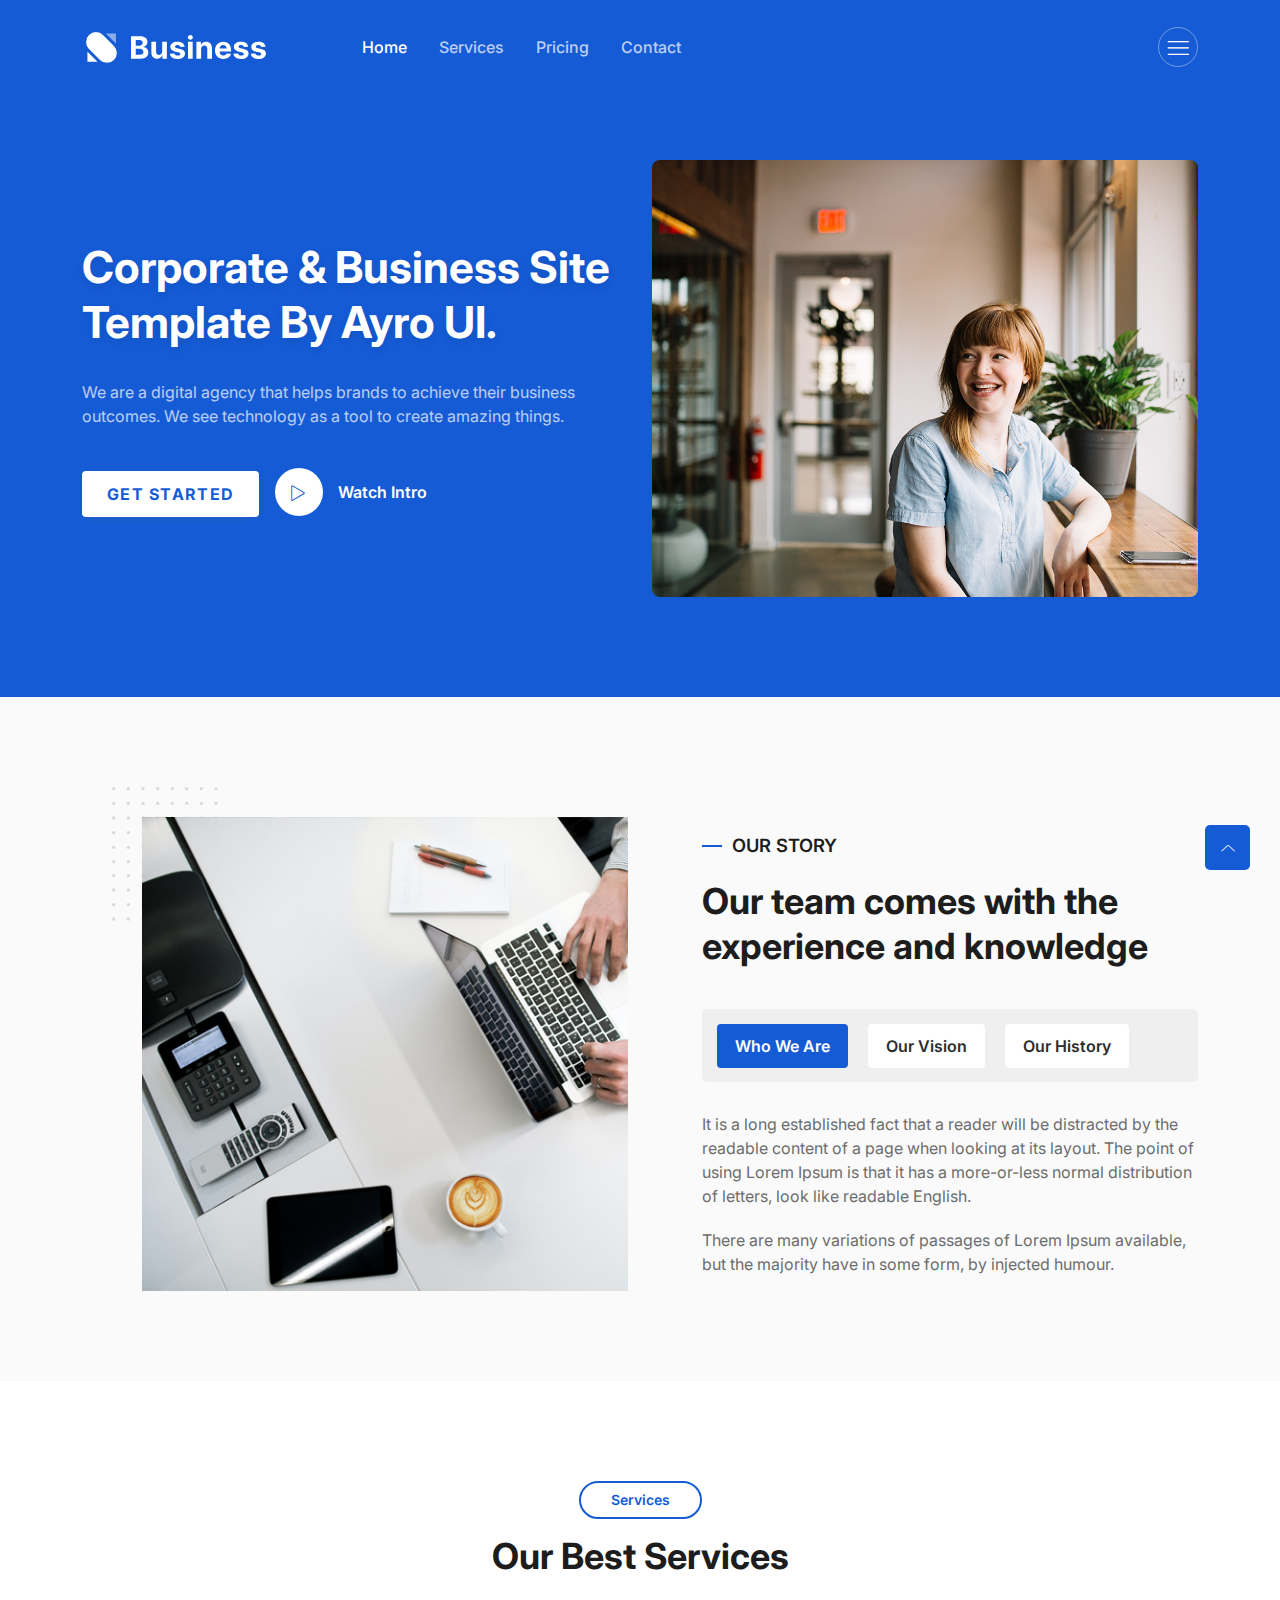
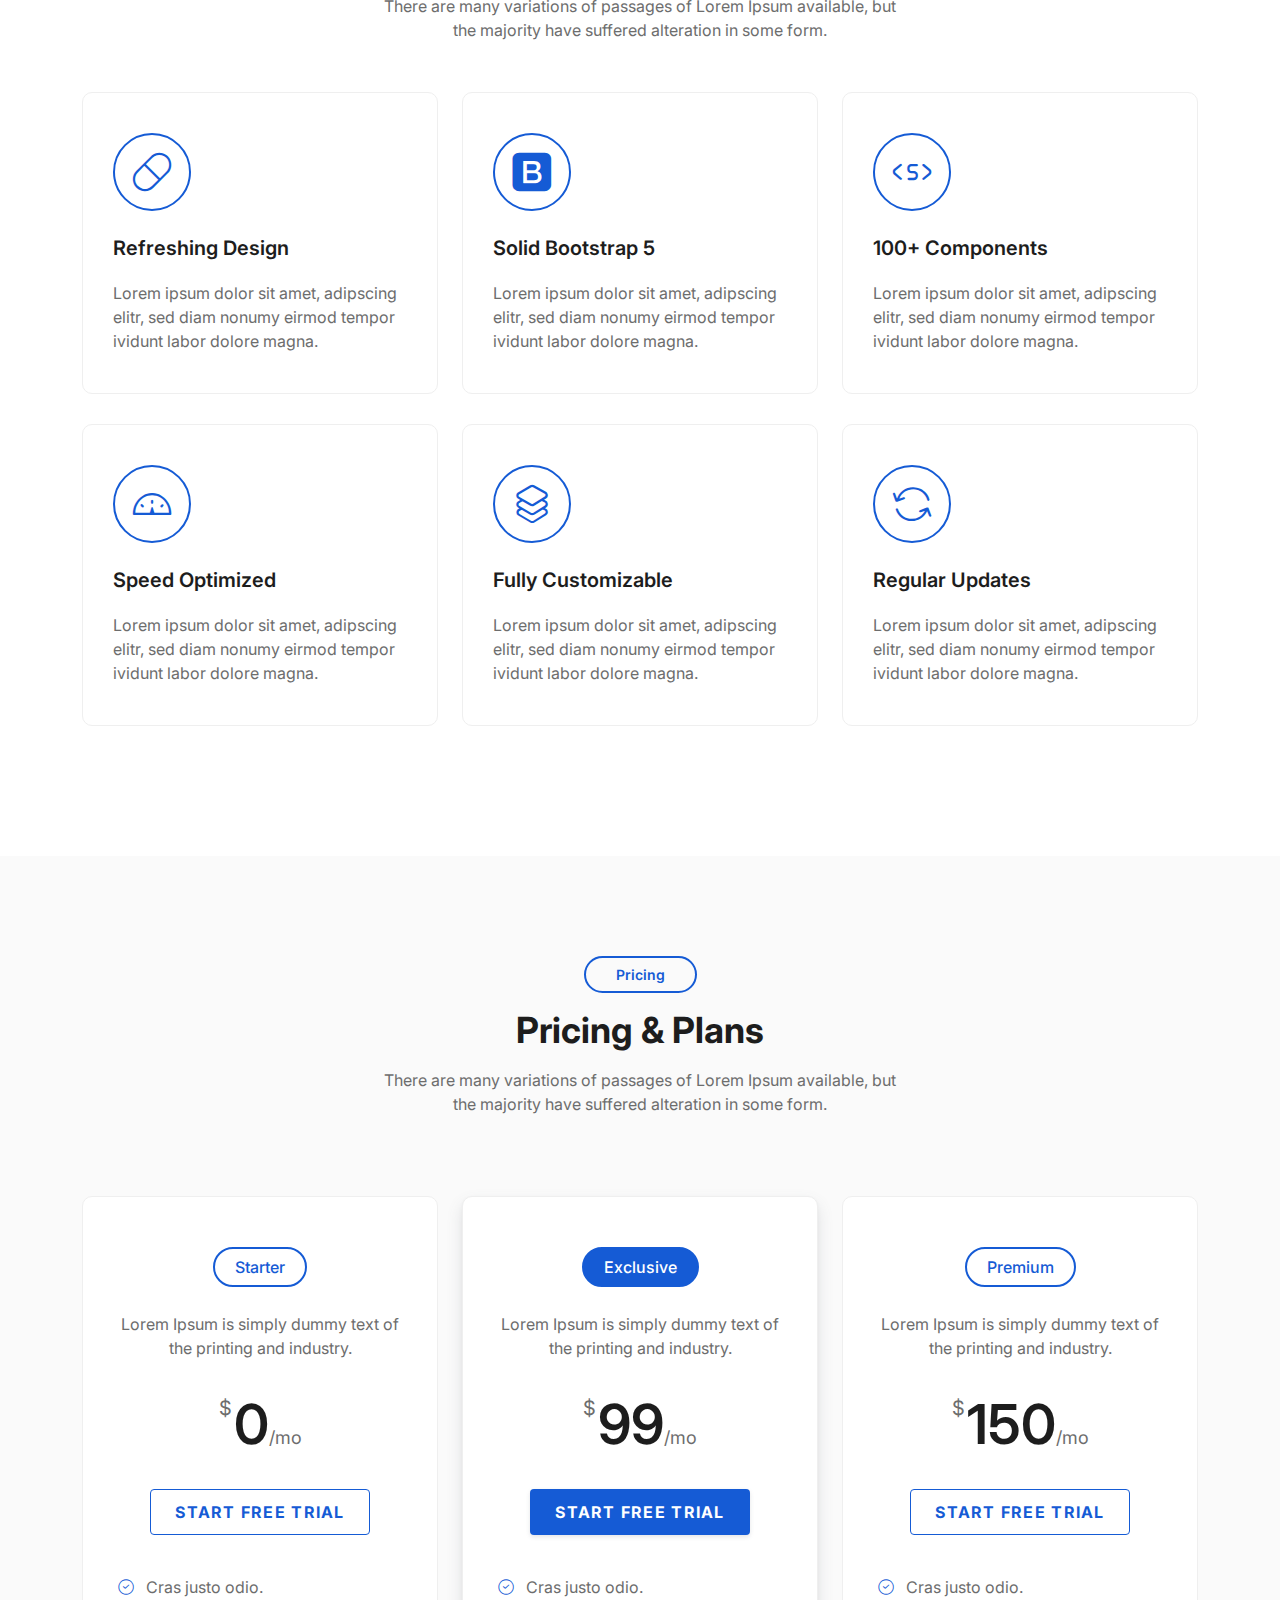
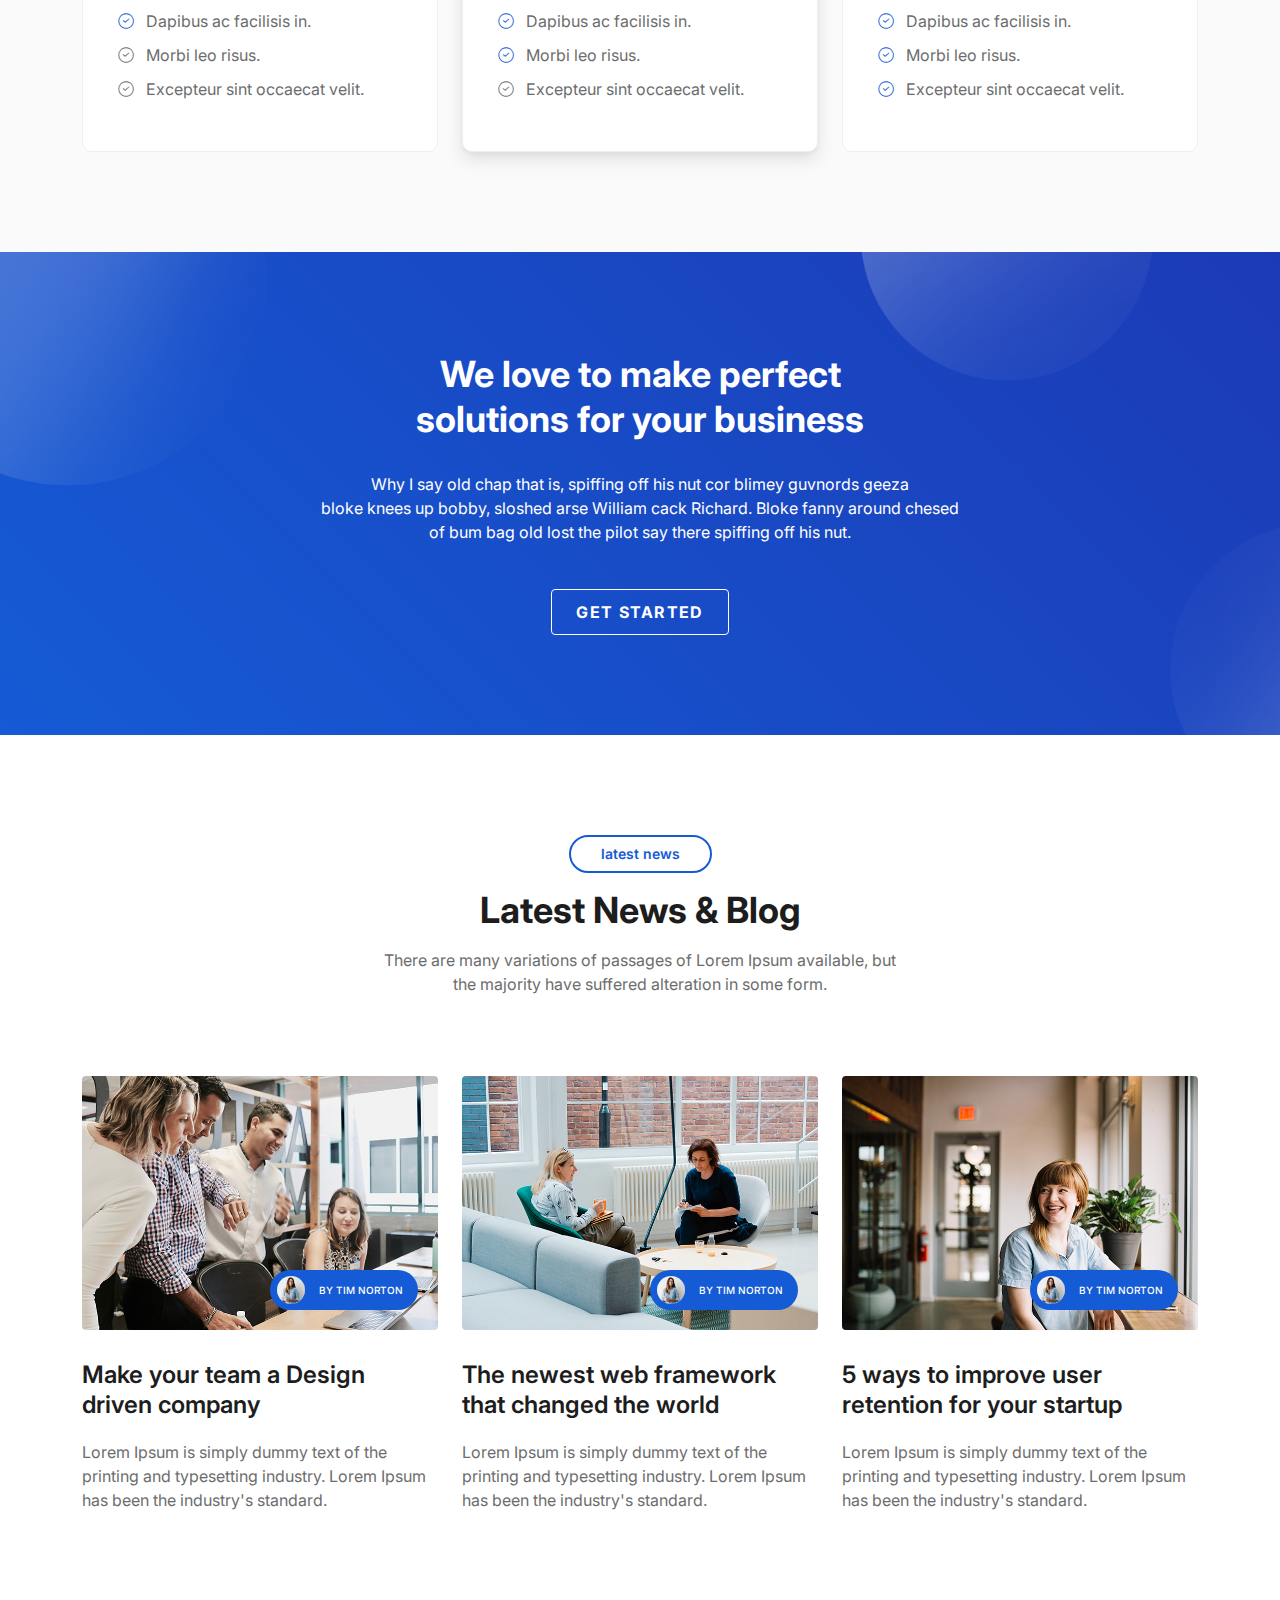
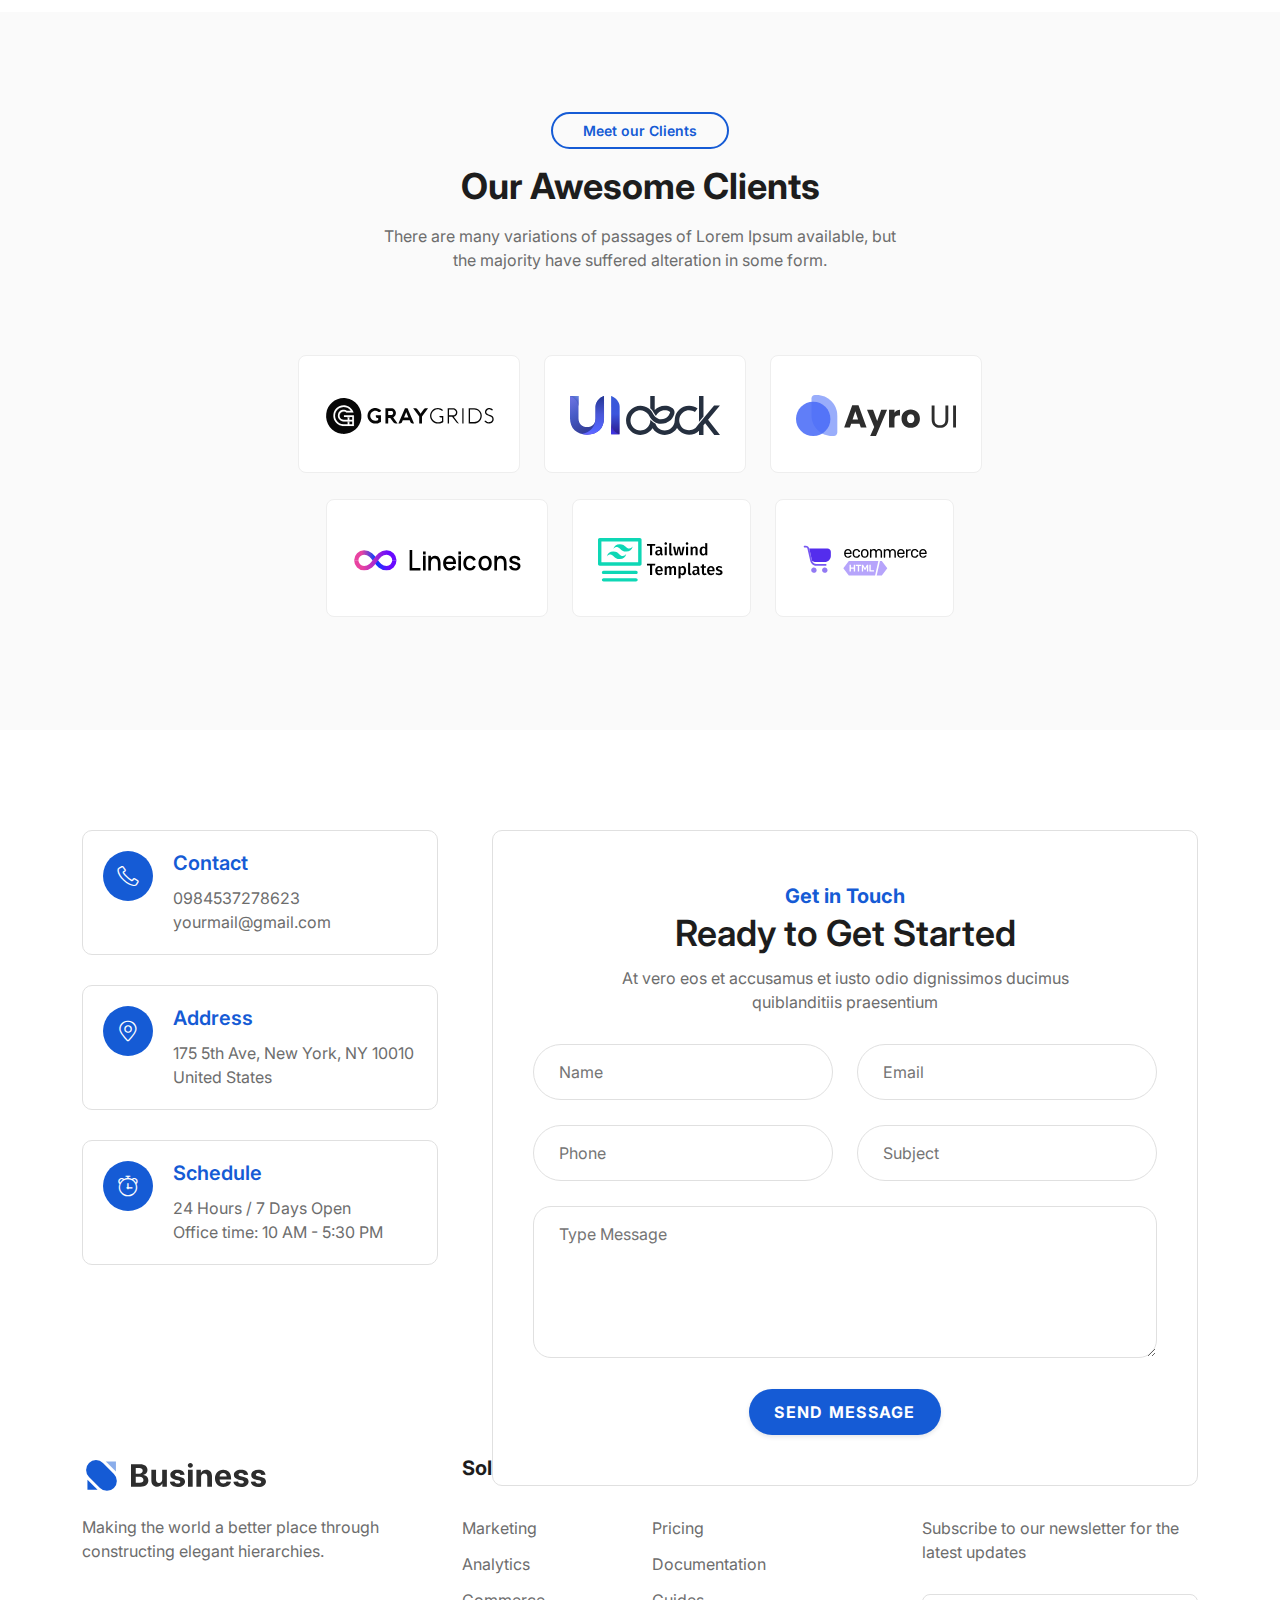
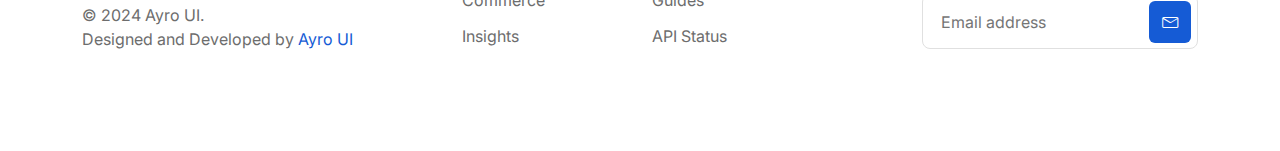
<file: assets/dashboard/index.html>
<!DOCTYPE html>
<html lang="en">

<head>
  <!--====== Required meta tags ======-->
  <meta charset="utf-8" />
  <meta http-equiv="x-ua-compatible" content="ie=edge" />
  <meta name="description" content="" />
  <meta name="viewport" content="width=device-width, initial-scale=1, shrink-to-fit=no" />

  <!--====== Title ======-->
  <title>Business | Bootstrap 5 Business Template</title>

  <!--====== Favicon Icon ======-->
  <link rel="shortcut icon" href="../assets/images/favicon.svg" type="image/svg" />

  <!--====== Bootstrap css ======-->
  <link rel="stylesheet" href="assets/css/bootstrap.min.css" />

  <!--====== Line Icons css ======-->
  <link rel="stylesheet" href="assets/css/lineicons.css" />

  <!--====== Tiny Slider css ======-->
  <link rel="stylesheet" href="assets/css/tiny-slider.css" />

  <!--====== gLightBox css ======-->
  <link rel="stylesheet" href="assets/css/glightbox.min.css" />

  <link rel="stylesheet" href="style.css" />
</head>

<body>

  <!--====== NAVBAR NINE PART START ======-->

  <section class="navbar-area navbar-nine">
    <div class="container">
      <div class="row">
        <div class="col-lg-12">
          <nav class="navbar navbar-expand-lg">
            <a class="navbar-brand" href="index.html">
              <img src="assets/images/white-logo.svg" alt="Logo" />
            </a>
            <button class="navbar-toggler" type="button" data-bs-toggle="collapse" data-bs-target="#navbarNine"
              aria-controls="navbarNine" aria-expanded="false" aria-label="Toggle navigation">
              <span class="toggler-icon"></span>
              <span class="toggler-icon"></span>
              <span class="toggler-icon"></span>
            </button>

            <div class="collapse navbar-collapse sub-menu-bar" id="navbarNine">
              <ul class="navbar-nav me-auto">
                <li class="nav-item">
                  <a class="page-scroll active" href="#hero-area">Home</a>
                </li>
                <li class="nav-item">
                  <a class="page-scroll" href="#services">Services</a>
                </li>

                <li class="nav-item">
                  <a class="page-scroll" href="#pricing">Pricing</a>
                </li>
                <li class="nav-item">
                  <a class="page-scroll" href="#contact">Contact</a>
                </li>
              </ul>
            </div>

            <div class="navbar-btn d-none d-lg-inline-block">
              <a class="menu-bar" href="#side-menu-left"><i class="lni lni-menu"></i></a>
            </div>
          </nav>
          <!-- navbar -->
        </div>
      </div>
      <!-- row -->
    </div>
    <!-- container -->
  </section>

  <!--====== NAVBAR NINE PART ENDS ======-->

  <!--====== SIDEBAR PART START ======-->

  <div class="sidebar-left">
    <div class="sidebar-close">
      <a class="close" href="#close"><i class="lni lni-close"></i></a>
    </div>
    <div class="sidebar-content">
      <div class="sidebar-logo">
        <a href="index.html"><img src="assets/images/logo.svg" alt="Logo" /></a>
      </div>
      <p class="text">Lorem ipsum dolor sit amet adipisicing elit. Sapiente fuga nisi rerum iusto intro.</p>
      <!-- logo -->
      <div class="sidebar-menu">
        <h5 class="menu-title">Quick Links</h5>
        <ul>
          <li><a href="javascript:void(0)">About Us</a></li>
          <li><a href="javascript:void(0)">Our Team</a></li>
          <li><a href="javascript:void(0)">Latest News</a></li>
          <li><a href="javascript:void(0)">Contact Us</a></li>
        </ul>
      </div>
      <!-- menu -->
      <div class="sidebar-social align-items-center justify-content-center">
        <h5 class="social-title">Follow Us On</h5>
        <ul>
          <li>
            <a href="javascript:void(0)"><i class="lni lni-facebook-filled"></i></a>
          </li>
          <li>
            <a href="javascript:void(0)"><i class="lni lni-twitter-original"></i></a>
          </li>
          <li>
            <a href="javascript:void(0)"><i class="lni lni-linkedin-original"></i></a>
          </li>
          <li>
            <a href="javascript:void(0)"><i class="lni lni-youtube"></i></a>
          </li>
        </ul>
      </div>
      <!-- sidebar social -->
    </div>
    <!-- content -->
  </div>
  <div class="overlay-left"></div>

  <!--====== SIDEBAR PART ENDS ======-->

  <!-- Start header Area -->
  <section id="hero-area" class="header-area header-eight">
    <div class="container">
      <div class="row align-items-center">
        <div class="col-lg-6 col-md-12 col-12">
          <div class="header-content">
            <h1>Corporate & Business Site Template by Ayro UI.</h1>
            <p>
              We are a digital agency that helps brands to achieve their
              business outcomes. We see technology as a tool to create amazing
              things.
            </p>
            <div class="button">
              <a href="javascript:void(0)" class="btn primary-btn">Get Started</a>
              <a href="https://www.youtube.com/watch?v=r44RKWyfcFw&fbclid=IwAR21beSJORalzmzokxDRcGfkZA1AtRTE__l5N4r09HcGS5Y6vOluyouM9EM"
                class="glightbox video-button">
                <span class="btn icon-btn rounded-full">
                  <i class="lni lni-play"></i>
                </span>
                <span class="text">Watch Intro</span>
              </a>
            </div>
          </div>
        </div>
        <div class="col-lg-6 col-md-12 col-12">
          <div class="header-image">
            <img src="assets/images/header/hero-image.jpg" alt="#" />
          </div>
        </div>
      </div>
    </div>
  </section>
  <!-- End header Area -->

  <!--====== ABOUT FIVE PART START ======-->

  <section class="about-area about-five">
    <div class="container">
      <div class="row align-items-center">
        <div class="col-lg-6 col-12">
          <div class="about-image-five">
            <svg class="shape" width="106" height="134" viewBox="0 0 106 134" fill="none"
              xmlns="http://www.w3.org/2000/svg">
              <circle cx="1.66654" cy="1.66679" r="1.66667" fill="#DADADA" />
              <circle cx="1.66654" cy="16.3335" r="1.66667" fill="#DADADA" />
              <circle cx="1.66654" cy="31.0001" r="1.66667" fill="#DADADA" />
              <circle cx="1.66654" cy="45.6668" r="1.66667" fill="#DADADA" />
              <circle cx="1.66654" cy="60.3335" r="1.66667" fill="#DADADA" />
              <circle cx="1.66654" cy="88.6668" r="1.66667" fill="#DADADA" />
              <circle cx="1.66654" cy="117.667" r="1.66667" fill="#DADADA" />
              <circle cx="1.66654" cy="74.6668" r="1.66667" fill="#DADADA" />
              <circle cx="1.66654" cy="103" r="1.66667" fill="#DADADA" />
              <circle cx="1.66654" cy="132" r="1.66667" fill="#DADADA" />
              <circle cx="16.3333" cy="1.66679" r="1.66667" fill="#DADADA" />
              <circle cx="16.3333" cy="16.3335" r="1.66667" fill="#DADADA" />
              <circle cx="16.3333" cy="31.0001" r="1.66667" fill="#DADADA" />
              <circle cx="16.3333" cy="45.6668" r="1.66667" fill="#DADADA" />
              <circle cx="16.333" cy="60.3335" r="1.66667" fill="#DADADA" />
              <circle cx="16.333" cy="88.6668" r="1.66667" fill="#DADADA" />
              <circle cx="16.333" cy="117.667" r="1.66667" fill="#DADADA" />
              <circle cx="16.333" cy="74.6668" r="1.66667" fill="#DADADA" />
              <circle cx="16.333" cy="103" r="1.66667" fill="#DADADA" />
              <circle cx="16.333" cy="132" r="1.66667" fill="#DADADA" />
              <circle cx="30.9998" cy="1.66679" r="1.66667" fill="#DADADA" />
              <circle cx="74.6665" cy="1.66679" r="1.66667" fill="#DADADA" />
              <circle cx="30.9998" cy="16.3335" r="1.66667" fill="#DADADA" />
              <circle cx="74.6665" cy="16.3335" r="1.66667" fill="#DADADA" />
              <circle cx="30.9998" cy="31.0001" r="1.66667" fill="#DADADA" />
              <circle cx="74.6665" cy="31.0001" r="1.66667" fill="#DADADA" />
              <circle cx="30.9998" cy="45.6668" r="1.66667" fill="#DADADA" />
              <circle cx="74.6665" cy="45.6668" r="1.66667" fill="#DADADA" />
              <circle cx="31" cy="60.3335" r="1.66667" fill="#DADADA" />
              <circle cx="74.6668" cy="60.3335" r="1.66667" fill="#DADADA" />
              <circle cx="31" cy="88.6668" r="1.66667" fill="#DADADA" />
              <circle cx="74.6668" cy="88.6668" r="1.66667" fill="#DADADA" />
              <circle cx="31" cy="117.667" r="1.66667" fill="#DADADA" />
              <circle cx="74.6668" cy="117.667" r="1.66667" fill="#DADADA" />
              <circle cx="31" cy="74.6668" r="1.66667" fill="#DADADA" />
              <circle cx="74.6668" cy="74.6668" r="1.66667" fill="#DADADA" />
              <circle cx="31" cy="103" r="1.66667" fill="#DADADA" />
              <circle cx="74.6668" cy="103" r="1.66667" fill="#DADADA" />
              <circle cx="31" cy="132" r="1.66667" fill="#DADADA" />
              <circle cx="74.6668" cy="132" r="1.66667" fill="#DADADA" />
              <circle cx="45.6665" cy="1.66679" r="1.66667" fill="#DADADA" />
              <circle cx="89.3333" cy="1.66679" r="1.66667" fill="#DADADA" />
              <circle cx="45.6665" cy="16.3335" r="1.66667" fill="#DADADA" />
              <circle cx="89.3333" cy="16.3335" r="1.66667" fill="#DADADA" />
              <circle cx="45.6665" cy="31.0001" r="1.66667" fill="#DADADA" />
              <circle cx="89.3333" cy="31.0001" r="1.66667" fill="#DADADA" />
              <circle cx="45.6665" cy="45.6668" r="1.66667" fill="#DADADA" />
              <circle cx="89.3333" cy="45.6668" r="1.66667" fill="#DADADA" />
              <circle cx="45.6665" cy="60.3335" r="1.66667" fill="#DADADA" />
              <circle cx="89.3333" cy="60.3335" r="1.66667" fill="#DADADA" />
              <circle cx="45.6665" cy="88.6668" r="1.66667" fill="#DADADA" />
              <circle cx="89.3333" cy="88.6668" r="1.66667" fill="#DADADA" />
              <circle cx="45.6665" cy="117.667" r="1.66667" fill="#DADADA" />
              <circle cx="89.3333" cy="117.667" r="1.66667" fill="#DADADA" />
              <circle cx="45.6665" cy="74.6668" r="1.66667" fill="#DADADA" />
              <circle cx="89.3333" cy="74.6668" r="1.66667" fill="#DADADA" />
              <circle cx="45.6665" cy="103" r="1.66667" fill="#DADADA" />
              <circle cx="89.3333" cy="103" r="1.66667" fill="#DADADA" />
              <circle cx="45.6665" cy="132" r="1.66667" fill="#DADADA" />
              <circle cx="89.3333" cy="132" r="1.66667" fill="#DADADA" />
              <circle cx="60.3333" cy="1.66679" r="1.66667" fill="#DADADA" />
              <circle cx="104" cy="1.66679" r="1.66667" fill="#DADADA" />
              <circle cx="60.3333" cy="16.3335" r="1.66667" fill="#DADADA" />
              <circle cx="104" cy="16.3335" r="1.66667" fill="#DADADA" />
              <circle cx="60.3333" cy="31.0001" r="1.66667" fill="#DADADA" />
              <circle cx="104" cy="31.0001" r="1.66667" fill="#DADADA" />
              <circle cx="60.3333" cy="45.6668" r="1.66667" fill="#DADADA" />
              <circle cx="104" cy="45.6668" r="1.66667" fill="#DADADA" />
              <circle cx="60.333" cy="60.3335" r="1.66667" fill="#DADADA" />
              <circle cx="104" cy="60.3335" r="1.66667" fill="#DADADA" />
              <circle cx="60.333" cy="88.6668" r="1.66667" fill="#DADADA" />
              <circle cx="104" cy="88.6668" r="1.66667" fill="#DADADA" />
              <circle cx="60.333" cy="117.667" r="1.66667" fill="#DADADA" />
              <circle cx="104" cy="117.667" r="1.66667" fill="#DADADA" />
              <circle cx="60.333" cy="74.6668" r="1.66667" fill="#DADADA" />
              <circle cx="104" cy="74.6668" r="1.66667" fill="#DADADA" />
              <circle cx="60.333" cy="103" r="1.66667" fill="#DADADA" />
              <circle cx="104" cy="103" r="1.66667" fill="#DADADA" />
              <circle cx="60.333" cy="132" r="1.66667" fill="#DADADA" />
              <circle cx="104" cy="132" r="1.66667" fill="#DADADA" />
            </svg>
            <img src="assets/images/about/about-img1.jpg" alt="about" />
          </div>
        </div>
        <div class="col-lg-6 col-12">
          <div class="about-five-content">
            <h6 class="small-title text-lg">OUR STORY</h6>
            <h2 class="main-title fw-bold">Our team comes with the experience and knowledge</h2>
            <div class="about-five-tab">
              <nav>
                <div class="nav nav-tabs" id="nav-tab" role="tablist">
                  <button class="nav-link active" id="nav-who-tab" data-bs-toggle="tab" data-bs-target="#nav-who"
                    type="button" role="tab" aria-controls="nav-who" aria-selected="true">Who We Are</button>
                  <button class="nav-link" id="nav-vision-tab" data-bs-toggle="tab" data-bs-target="#nav-vision"
                    type="button" role="tab" aria-controls="nav-vision" aria-selected="false">our Vision</button>
                  <button class="nav-link" id="nav-history-tab" data-bs-toggle="tab" data-bs-target="#nav-history"
                    type="button" role="tab" aria-controls="nav-history" aria-selected="false">our History</button>
                </div>
              </nav>
              <div class="tab-content" id="nav-tabContent">
                <div class="tab-pane fade show active" id="nav-who" role="tabpanel" aria-labelledby="nav-who-tab">
                  <p>It is a long established fact that a reader will be distracted by the readable content of a page
                    when
                    looking at its layout. The point of using Lorem Ipsum is that it has a more-or-less normal
                    distribution of letters, look like readable English.</p>
                  <p>There are many variations of passages of Lorem Ipsum available, but the majority have in some
                    form,
                    by injected humour.</p>
                </div>
                <div class="tab-pane fade" id="nav-vision" role="tabpanel" aria-labelledby="nav-vision-tab">
                  <p>It is a long established fact that a reader will be distracted by the readable content of a page
                    when
                    looking at its layout. The point of using Lorem Ipsum is that it has a more-or-less normal
                    distribution of letters, look like readable English.</p>
                  <p>There are many variations of passages of Lorem Ipsum available, but the majority have in some
                    form,
                    by injected humour.</p>
                </div>
                <div class="tab-pane fade" id="nav-history" role="tabpanel" aria-labelledby="nav-history-tab">
                  <p>It is a long established fact that a reader will be distracted by the readable content of a page
                    when
                    looking at its layout. The point of using Lorem Ipsum is that it has a more-or-less normal
                    distribution of letters, look like readable English.</p>
                  <p>There are many variations of passages of Lorem Ipsum available, but the majority have in some
                    form,
                    by injected humour.</p>
                </div>
              </div>
            </div>
          </div>
        </div>
      </div>
    </div>
    <!-- container -->
  </section>

  <!--====== ABOUT FIVE PART ENDS ======-->

  <!-- ===== service-area start ===== -->
  <section id="services" class="services-area services-eight">
    <!--======  Start Section Title Five ======-->
    <div class="section-title-five">
      <div class="container">
        <div class="row">
          <div class="col-12">
            <div class="content">
              <h6>Services</h6>
              <h2 class="fw-bold">Our Best Services</h2>
              <p>
                There are many variations of passages of Lorem Ipsum available,
                but the majority have suffered alteration in some form.
              </p>
            </div>
          </div>
        </div>
        <!-- row -->
      </div>
      <!-- container -->
    </div>
    <!--======  End Section Title Five ======-->
    <div class="container">
      <div class="row">
        <div class="col-lg-4 col-md-6">
          <div class="single-services">
            <div class="service-icon">
              <i class="lni lni-capsule"></i>
            </div>
            <div class="service-content">
              <h4>Refreshing Design</h4>
              <p>
                Lorem ipsum dolor sit amet, adipscing elitr, sed diam nonumy
                eirmod tempor ividunt labor dolore magna.
              </p>
            </div>
          </div>
        </div>
        <div class="col-lg-4 col-md-6">
          <div class="single-services">
            <div class="service-icon">
              <i class="lni lni-bootstrap"></i>
            </div>
            <div class="service-content">
              <h4>Solid Bootstrap 5</h4>
              <p>
                Lorem ipsum dolor sit amet, adipscing elitr, sed diam nonumy
                eirmod tempor ividunt labor dolore magna.
              </p>
            </div>
          </div>
        </div>
        <div class="col-lg-4 col-md-6">
          <div class="single-services">
            <div class="service-icon">
              <i class="lni lni-shortcode"></i>
            </div>
            <div class="service-content">
              <h4>100+ Components</h4>
              <p>
                Lorem ipsum dolor sit amet, adipscing elitr, sed diam nonumy
                eirmod tempor ividunt labor dolore magna.
              </p>
            </div>
          </div>
        </div>
        <div class="col-lg-4 col-md-6">
          <div class="single-services">
            <div class="service-icon">
              <i class="lni lni-dashboard"></i>
            </div>
            <div class="service-content">
              <h4>Speed Optimized</h4>
              <p>
                Lorem ipsum dolor sit amet, adipscing elitr, sed diam nonumy
                eirmod tempor ividunt labor dolore magna.
              </p>
            </div>
          </div>
        </div>
        <div class="col-lg-4 col-md-6">
          <div class="single-services">
            <div class="service-icon">
              <i class="lni lni-layers"></i>
            </div>
            <div class="service-content">
              <h4>Fully Customizable</h4>
              <p>
                Lorem ipsum dolor sit amet, adipscing elitr, sed diam nonumy
                eirmod tempor ividunt labor dolore magna.
              </p>
            </div>
          </div>
        </div>
        <div class="col-lg-4 col-md-6">
          <div class="single-services">
            <div class="service-icon">
              <i class="lni lni-reload"></i>
            </div>
            <div class="service-content">
              <h4>Regular Updates</h4>
              <p>
                Lorem ipsum dolor sit amet, adipscing elitr, sed diam nonumy
                eirmod tempor ividunt labor dolore magna.
              </p>
            </div>
          </div>
        </div>
      </div>
    </div>
  </section>
  <!-- ===== service-area end ===== -->


  <!-- Start Pricing  Area -->
  <section id="pricing" class="pricing-area pricing-fourteen">
    <!--======  Start Section Title Five ======-->
    <div class="section-title-five">
      <div class="container">
        <div class="row">
          <div class="col-12">
            <div class="content">
              <h6>Pricing</h6>
              <h2 class="fw-bold">Pricing & Plans</h2>
              <p>
                There are many variations of passages of Lorem Ipsum available,
                but the majority have suffered alteration in some form.
              </p>
            </div>
          </div>
        </div>
        <!-- row -->
      </div>
      <!-- container -->
    </div>
    <!--======  End Section Title Five ======-->
    <div class="container">
      <div class="row">
        <div class="col-lg-4 col-md-6 col-12">
          <div class="pricing-style-fourteen">
            <div class="table-head">
              <h6 class="title">Starter</h4>
                <p>Lorem Ipsum is simply dummy text of the printing and industry.</p>
                <div class="price">
                  <h2 class="amount">
                    <span class="currency">$</span>0<span class="duration">/mo </span>
                  </h2>
                </div>
            </div>

            <div class="light-rounded-buttons">
              <a href="javascript:void(0)" class="btn primary-btn-outline">
                Start free trial
              </a>
            </div>

            <div class="table-content">
              <ul class="table-list">
                <li> <i class="lni lni-checkmark-circle"></i> Cras justo odio.</li>
                <li> <i class="lni lni-checkmark-circle"></i> Dapibus ac facilisis in.</li>
                <li> <i class="lni lni-checkmark-circle deactive"></i> Morbi leo risus.</li>
                <li> <i class="lni lni-checkmark-circle deactive"></i> Excepteur sint occaecat velit.</li>
              </ul>
            </div>
          </div>
        </div>
        <div class="col-lg-4 col-md-6 col-12">
          <div class="pricing-style-fourteen middle">
            <div class="table-head">
              <h6 class="title">Exclusive</h4>
                <p>Lorem Ipsum is simply dummy text of the printing and industry.</p>
                <div class="price">
                  <h2 class="amount">
                    <span class="currency">$</span>99<span class="duration">/mo </span>
                  </h2>
                </div>
            </div>

            <div class="light-rounded-buttons">
              <a href="javascript:void(0)" class="btn primary-btn">
                Start free trial
              </a>
            </div>

            <div class="table-content">
              <ul class="table-list">
                <li> <i class="lni lni-checkmark-circle"></i> Cras justo odio.</li>
                <li> <i class="lni lni-checkmark-circle"></i> Dapibus ac facilisis in.</li>
                <li> <i class="lni lni-checkmark-circle"></i> Morbi leo risus.</li>
                <li> <i class="lni lni-checkmark-circle deactive"></i> Excepteur sint occaecat velit.</li>
              </ul>
            </div>
          </div>
        </div>
        <div class="col-lg-4 col-md-6 col-12">
          <div class="pricing-style-fourteen">
            <div class="table-head">
              <h6 class="title">Premium</h4>
                <p>Lorem Ipsum is simply dummy text of the printing and industry.</p>
                <div class="price">
                  <h2 class="amount">
                    <span class="currency">$</span>150<span class="duration">/mo </span>
                  </h2>
                </div>
            </div>

            <div class="light-rounded-buttons">
              <a href="javascript:void(0)" class="btn primary-btn-outline">
                Start free trial
              </a>
            </div>

            <div class="table-content">
              <ul class="table-list">
                <li> <i class="lni lni-checkmark-circle"></i> Cras justo odio.</li>
                <li> <i class="lni lni-checkmark-circle"></i> Dapibus ac facilisis in.</li>
                <li> <i class="lni lni-checkmark-circle"></i> Morbi leo risus.</li>
                <li> <i class="lni lni-checkmark-circle"></i> Excepteur sint occaecat velit.</li>
              </ul>
            </div>
          </div>
        </div>
      </div>
    </div>
  </section>
  <!--/ End Pricing  Area -->



  <!-- Start Cta Area -->
  <section id="call-action" class="call-action">
    <div class="container">
      <div class="row justify-content-center">
        <div class="col-xxl-6 col-xl-7 col-lg-8 col-md-9">
          <div class="inner-content">
            <h2>We love to make perfect <br />solutions for your business</h2>
            <p>
              Why I say old chap that is, spiffing off his nut cor blimey
              guvnords geeza<br />
              bloke knees up bobby, sloshed arse William cack Richard. Bloke
              fanny around chesed of bum bag old lost the pilot say there
              spiffing off his nut.
            </p>
            <div class="light-rounded-buttons">
              <a href="javascript:void(0)" class="btn primary-btn-outline">Get Started</a>
            </div>
          </div>
        </div>
      </div>
    </div>
  </section>
  <!-- End Cta Area -->



  <!-- Start Latest News Area -->
  <div id="blog" class="latest-news-area section">
    <!--======  Start Section Title Five ======-->
    <div class="section-title-five">
      <div class="container">
        <div class="row">
          <div class="col-12">
            <div class="content">
              <h6>latest news</h6>
              <h2 class="fw-bold">Latest News & Blog</h2>
              <p>
                There are many variations of passages of Lorem Ipsum available,
                but the majority have suffered alteration in some form.
              </p>
            </div>
          </div>
        </div>
        <!-- row -->
      </div>
      <!-- container -->
    </div>
    <!--======  End Section Title Five ======-->
    <div class="container">
      <div class="row">
        <div class="col-lg-4 col-md-6 col-12">
          <!-- Single News -->
          <div class="single-news">
            <div class="image">
              <a href="javascript:void(0)"><img class="thumb" src="assets/images/blog/1.jpg" alt="Blog" /></a>
              <div class="meta-details">
                <img class="thumb" src="assets/images/blog/b6.jpg" alt="Author" />
                <span>BY TIM NORTON</span>
              </div>
            </div>
            <div class="content-body">
              <h4 class="title">
                <a href="javascript:void(0)"> Make your team a Design driven company </a>
              </h4>
              <p>
                Lorem Ipsum is simply dummy text of the printing and
                typesetting industry. Lorem Ipsum has been the industry's
                standard.
              </p>
            </div>
          </div>
          <!-- End Single News -->
        </div>
        <div class="col-lg-4 col-md-6 col-12">
          <!-- Single News -->
          <div class="single-news">
            <div class="image">
              <a href="javascript:void(0)"><img class="thumb" src="assets/images/blog/2.jpg" alt="Blog" /></a>
              <div class="meta-details">
                <img class="thumb" src="assets/images/blog/b6.jpg" alt="Author" />
                <span>BY TIM NORTON</span>
              </div>
            </div>
            <div class="content-body">
              <h4 class="title">
                <a href="javascript:void(0)">
                  The newest web framework that changed the world
                </a>
              </h4>
              <p>
                Lorem Ipsum is simply dummy text of the printing and
                typesetting industry. Lorem Ipsum has been the industry's
                standard.
              </p>
            </div>
          </div>
          <!-- End Single News -->
        </div>
        <div class="col-lg-4 col-md-6 col-12">
          <!-- Single News -->
          <div class="single-news">
            <div class="image">
              <a href="javascript:void(0)"><img class="thumb" src="assets/images/blog/3.jpg" alt="Blog" /></a>
              <div class="meta-details">
                <img class="thumb" src="assets/images/blog/b6.jpg" alt="Author" />
                <span>BY TIM NORTON</span>
              </div>
            </div>
            <div class="content-body">
              <h4 class="title">
                <a href="javascript:void(0)">
                  5 ways to improve user retention for your startup
                </a>
              </h4>
              <p>
                Lorem Ipsum is simply dummy text of the printing and
                typesetting industry. Lorem Ipsum has been the industry's
                standard.
              </p>
            </div>
          </div>
          <!-- End Single News -->
        </div>
      </div>
    </div>
  </div>
  <!-- End Latest News Area -->

  <!-- Start Brand Area -->
  <div id="clients" class="brand-area section">
    <!--======  Start Section Title Five ======-->
    <div class="section-title-five">
      <div class="container">
        <div class="row">
          <div class="col-12">
            <div class="content">
              <h6>Meet our Clients</h6>
              <h2 class="fw-bold">Our Awesome Clients</h2>
              <p>
                There are many variations of passages of Lorem Ipsum available,
                but the majority have suffered alteration in some form.
              </p>
            </div>
          </div>
        </div>
        <!-- row -->
      </div>
      <!-- container -->
    </div>
    <!--======  End Section Title Five ======-->
    <div class="container">
      <div class="row">
        <div class="col-lg-8 offset-lg-2 col-12">
          <div class="clients-logos">
            <div class="single-image">
              <img src="assets/images/client-logo/graygrids.svg" alt="Brand Logo Images" />
            </div>
            <div class="single-image">
              <img src="assets/images/client-logo/uideck.svg" alt="Brand Logo Images" />
            </div>
            <div class="single-image">
              <img src="assets/images/client-logo/ayroui.svg" alt="Brand Logo Images" />
            </div>
            <div class="single-image">
              <img src="assets/images/client-logo/lineicons.svg" alt="Brand Logo Images" />
            </div>
            <div class="single-image">
              <img src="assets/images/client-logo/tailwindtemplates.svg" alt="Brand Logo Images" />
            </div>
            <div class="single-image">
              <img src="assets/images/client-logo/ecomhtml.svg" alt="Brand Logo Images" />
            </div>
          </div>
        </div>
      </div>
    </div>
  </div>
  <!-- End Brand Area -->

  <!-- ========================= contact-section start ========================= -->
  <section id="contact" class="contact-section">
    <div class="container">
      <div class="row">
        <div class="col-xl-4">
          <div class="contact-item-wrapper">
            <div class="row">
              <div class="col-12 col-md-6 col-xl-12">
                <div class="contact-item">
                  <div class="contact-icon">
                    <i class="lni lni-phone"></i>
                  </div>
                  <div class="contact-content">
                    <h4>Contact</h4>
                    <p>0984537278623</p>
                    <p>yourmail@gmail.com</p>
                  </div>
                </div>
              </div>
              <div class="col-12 col-md-6 col-xl-12">
                <div class="contact-item">
                  <div class="contact-icon">
                    <i class="lni lni-map-marker"></i>
                  </div>
                  <div class="contact-content">
                    <h4>Address</h4>
                    <p>175 5th Ave, New York, NY 10010</p>
                    <p>United States</p>
                  </div>
                </div>
              </div>
              <div class="col-12 col-md-6 col-xl-12">
                <div class="contact-item">
                  <div class="contact-icon">
                    <i class="lni lni-alarm-clock"></i>
                  </div>
                  <div class="contact-content">
                    <h4>Schedule</h4>
                    <p>24 Hours / 7 Days Open</p>
                    <p>Office time: 10 AM - 5:30 PM</p>
                  </div>
                </div>
              </div>
            </div>
          </div>
        </div>
        <div class="col-xl-8">
          <div class="contact-form-wrapper">
            <div class="row">
              <div class="col-xl-10 col-lg-8 mx-auto">
                <div class="section-title text-center">
                  <span> Get in Touch </span>
                  <h2>
                    Ready to Get Started
                  </h2>
                  <p>
                    At vero eos et accusamus et iusto odio dignissimos ducimus
                    quiblanditiis praesentium
                  </p>
                </div>
              </div>
            </div>
            <form action="#" class="contact-form">
              <div class="row">
                <div class="col-md-6">
                  <input type="text" name="name" id="name" placeholder="Name" required />
                </div>
                <div class="col-md-6">
                  <input type="email" name="email" id="email" placeholder="Email" required />
                </div>
              </div>
              <div class="row">
                <div class="col-md-6">
                  <input type="text" name="phone" id="phone" placeholder="Phone" required />
                </div>
                <div class="col-md-6">
                  <input type="text" name="subject" id="email" placeholder="Subject" required />
                </div>
              </div>
              <div class="row">
                <div class="col-12">
                  <textarea name="message" id="message" placeholder="Type Message" rows="5"></textarea>
                </div>
              </div>
              <div class="row">
                <div class="col-12">
                  <div class="button text-center rounded-buttons">
                    <button type="submit" class="btn primary-btn rounded-full">
                      Send Message
                    </button>
                  </div>
                </div>
              </div>
            </form>
          </div>
        </div>
      </div>
    </div>
  </section>
  <!-- ========================= contact-section end ========================= -->

  <!-- ========================= map-section end ========================= -->
  <section class="map-section map-style-9">
    <div class="map-container">
      <object style="border:0; height: 500px; width: 100%;"
        data="https://www.google.com/maps/embed?pb=!1m18!1m12!1m3!1d3102.7887109309127!2d-77.44196278417968!3d38.95165507956235!2m3!1f0!2f0!3f0!3m2!1i1024!2i768!4f13.1!3m3!1m2!1s0x0%3A0x0!2zMzjCsDU3JzA2LjAiTiA3N8KwMjYnMjMuMiJX!5e0!3m2!1sen!2sbd!4v1545420879707"></object>
    </div>
    </div>
  </section>
  <!-- ========================= map-section end ========================= -->

  <!-- Start Footer Area -->
  <footer class="footer-area footer-eleven">
    <!-- Start Footer Top -->
    <div class="footer-top">
      <div class="container">
        <div class="inner-content">
          <div class="row">
            <div class="col-lg-4 col-md-6 col-12">
              <!-- Single Widget -->
              <div class="footer-widget f-about">
                <div class="logo">
                  <a href="index.html">
                    <img src="assets/images/logo.svg" alt="#" class="img-fluid" />
                  </a>
                </div>
                <p>
                  Making the world a better place through constructing elegant
                  hierarchies.
                </p>
                <p class="copyright-text">
                  <span>© 2024 Ayro UI.</span>Designed and Developed by
                  <a href="javascript:void(0)" rel="nofollow"> Ayro UI </a>
                </p>
              </div>
              <!-- End Single Widget -->
            </div>
            <div class="col-lg-2 col-md-6 col-12">
              <!-- Single Widget -->
              <div class="footer-widget f-link">
                <h5>Solutions</h5>
                <ul>
                  <li><a href="javascript:void(0)">Marketing</a></li>
                  <li><a href="javascript:void(0)">Analytics</a></li>
                  <li><a href="javascript:void(0)">Commerce</a></li>
                  <li><a href="javascript:void(0)">Insights</a></li>
                </ul>
              </div>
              <!-- End Single Widget -->
            </div>
            <div class="col-lg-2 col-md-6 col-12">
              <!-- Single Widget -->
              <div class="footer-widget f-link">
                <h5>Support</h5>
                <ul>
                  <li><a href="javascript:void(0)">Pricing</a></li>
                  <li><a href="javascript:void(0)">Documentation</a></li>
                  <li><a href="javascript:void(0)">Guides</a></li>
                  <li><a href="javascript:void(0)">API Status</a></li>
                </ul>
              </div>
              <!-- End Single Widget -->
            </div>
            <div class="col-lg-4 col-md-6 col-12">
              <!-- Single Widget -->
              <div class="footer-widget newsletter">
                <h5>Subscribe</h5>
                <p>Subscribe to our newsletter for the latest updates</p>
                <form action="#" method="get" target="_blank" class="newsletter-form">
                  <input name="EMAIL" placeholder="Email address" required="required" type="email" />
                  <div class="button">
                    <button class="sub-btn">
                      <i class="lni lni-envelope"></i>
                    </button>
                  </div>
                </form>
              </div>
              <!-- End Single Widget -->
            </div>
          </div>
        </div>
      </div>
    </div>
    <!--/ End Footer Top -->
  </footer>
  <!--/ End Footer Area -->

	<!-- <div class="made-in-ayroui mt-4">
		<a href="https://ayroui.com" target="_blank" rel="nofollow">
		  <img style="width:220px" src="assets/images/ayroui.svg">
		</a>
	</div> -->

  <a href="#" class="scroll-top btn-hover">
    <i class="lni lni-chevron-up"></i>
  </a>

  <!--====== js ======-->
  <script src="assets/js/bootstrap.bundle.min.js"></script>
  <script src="assets/js/glightbox.min.js"></script>
  <script src="assets/js/main.js"></script>
  <script src="assets/js/tiny-slider.js"></script>

  <script>

    //===== close navbar-collapse when a  clicked
    let navbarTogglerNine = document.querySelector(
      ".navbar-nine .navbar-toggler"
    );
    navbarTogglerNine.addEventListener("click", function () {
      navbarTogglerNine.classList.toggle("active");
    });

    // ==== left sidebar toggle
    let sidebarLeft = document.querySelector(".sidebar-left");
    let overlayLeft = document.querySelector(".overlay-left");
    let sidebarClose = document.querySelector(".sidebar-close .close");

    overlayLeft.addEventListener("click", function () {
      sidebarLeft.classList.toggle("open");
      overlayLeft.classList.toggle("open");
    });
    sidebarClose.addEventListener("click", function () {
      sidebarLeft.classList.remove("open");
      overlayLeft.classList.remove("open");
    });

    // ===== navbar nine sideMenu
    let sideMenuLeftNine = document.querySelector(".navbar-nine .menu-bar");

    sideMenuLeftNine.addEventListener("click", function () {
      sidebarLeft.classList.add("open");
      overlayLeft.classList.add("open");
    });

    //========= glightbox
    GLightbox({
      'href': 'https://www.youtube.com/watch?v=r44RKWyfcFw&fbclid=IwAR21beSJORalzmzokxDRcGfkZA1AtRTE__l5N4r09HcGS5Y6vOluyouM9EM',
      'type': 'video',
      'source': 'youtube', //vimeo, youtube or local
      'width': 900,
      'autoplayVideos': true,
    });

  </script>
</body>

</html>
</file>
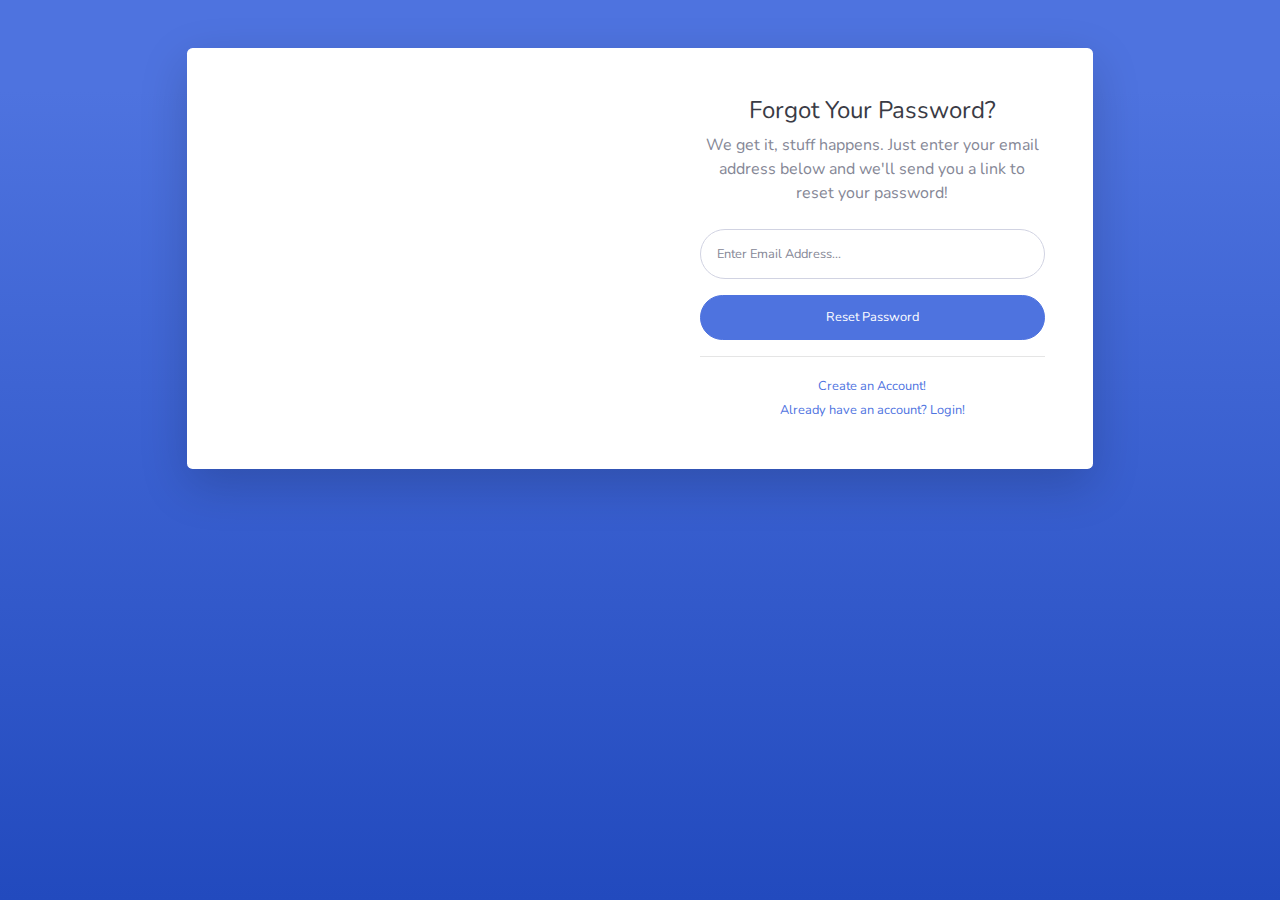
<file: assets/admin/forgot-password.html>
<!DOCTYPE html>
<html lang="en">

<head>

    <meta charset="utf-8">
    <meta http-equiv="X-UA-Compatible" content="IE=edge">
    <meta name="viewport" content="width=device-width, initial-scale=1, shrink-to-fit=no">
    <meta name="description" content="">
    <meta name="author" content="">

    <title>SB Admin 2 - Forgot Password</title>

    <!-- Custom fonts for this template-->
    <link href="vendor/fontawesome-free/css/all.min.css" rel="stylesheet" type="text/css">
    <link
        href="https://fonts.googleapis.com/css?family=Nunito:200,200i,300,300i,400,400i,600,600i,700,700i,800,800i,900,900i"
        rel="stylesheet">

    <!-- Custom styles for this template-->
    <link href="css/sb-admin-2.min.css" rel="stylesheet">

</head>

<body class="bg-gradient-primary">

    <div class="container">

        <!-- Outer Row -->
        <div class="row justify-content-center">

            <div class="col-xl-10 col-lg-12 col-md-9">

                <div class="card o-hidden border-0 shadow-lg my-5">
                    <div class="card-body p-0">
                        <!-- Nested Row within Card Body -->
                        <div class="row">
                            <div class="col-lg-6 d-none d-lg-block bg-password-image"></div>
                            <div class="col-lg-6">
                                <div class="p-5">
                                    <div class="text-center">
                                        <h1 class="h4 text-gray-900 mb-2">Forgot Your Password?</h1>
                                        <p class="mb-4">We get it, stuff happens. Just enter your email address below
                                            and we'll send you a link to reset your password!</p>
                                    </div>
                                    <form class="user">
                                        <div class="form-group">
                                            <input type="email" class="form-control form-control-user"
                                                id="exampleInputEmail" aria-describedby="emailHelp"
                                                placeholder="Enter Email Address...">
                                        </div>
                                        <a href="login.html" class="btn btn-primary btn-user btn-block">
                                            Reset Password
                                        </a>
                                    </form>
                                    <hr>
                                    <div class="text-center">
                                        <a class="small" href="register.html">Create an Account!</a>
                                    </div>
                                    <div class="text-center">
                                        <a class="small" href="login.html">Already have an account? Login!</a>
                                    </div>
                                </div>
                            </div>
                        </div>
                    </div>
                </div>

            </div>

        </div>

    </div>

    <!-- Bootstrap core JavaScript-->
    <script src="vendor/jquery/jquery.min.js"></script>
    <script src="vendor/bootstrap/js/bootstrap.bundle.min.js"></script>

    <!-- Core plugin JavaScript-->
    <script src="vendor/jquery-easing/jquery.easing.min.js"></script>

    <!-- Custom scripts for all pages-->
    <script src="js/sb-admin-2.min.js"></script>

</body>

</html>
</file>
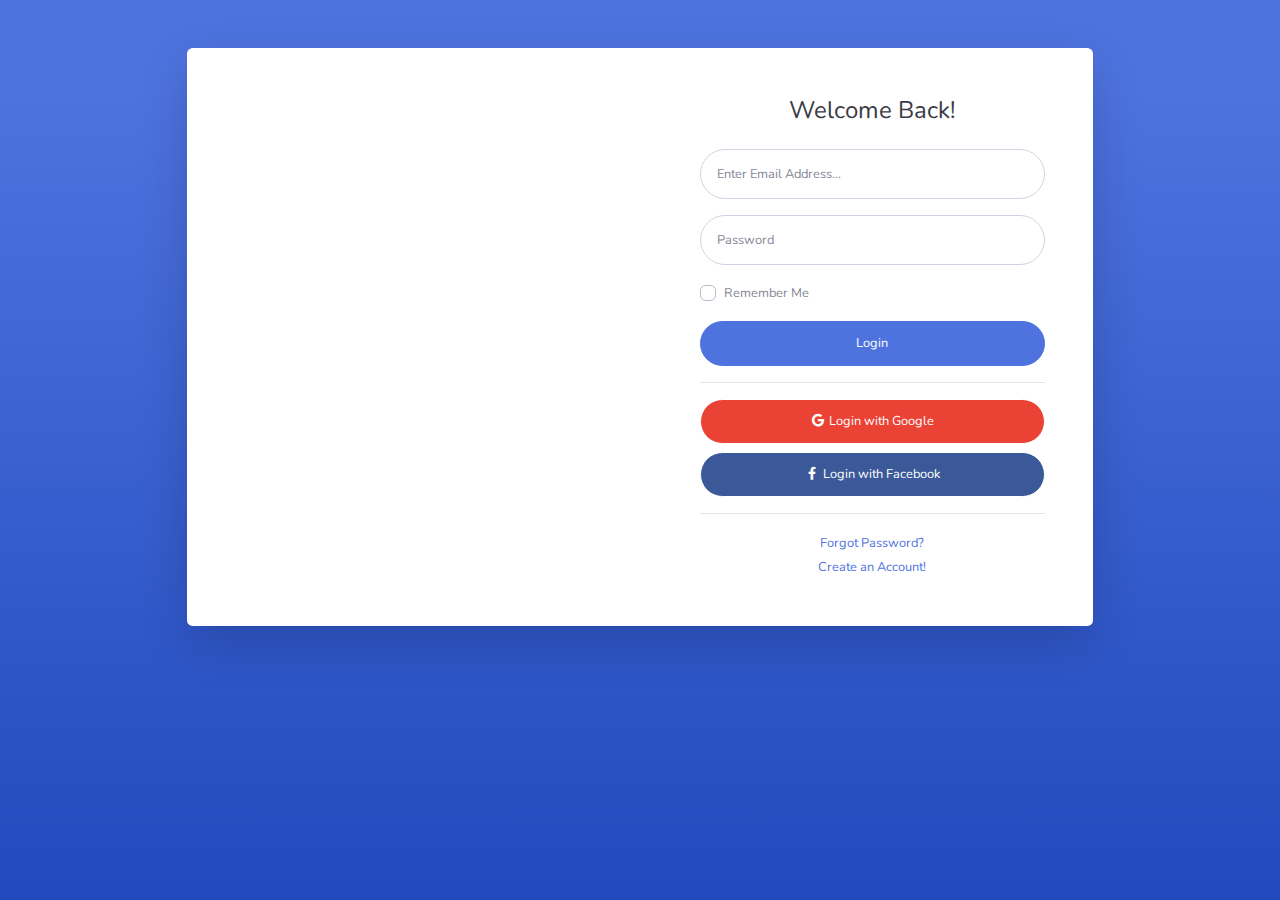
<file: assets/admin/login.html>
<!DOCTYPE html>
<html lang="en">

<head>

    <meta charset="utf-8">
    <meta http-equiv="X-UA-Compatible" content="IE=edge">
    <meta name="viewport" content="width=device-width, initial-scale=1, shrink-to-fit=no">
    <meta name="description" content="">
    <meta name="author" content="">

    <title>SB Admin 2 - Login</title>

    <!-- Custom fonts for this template-->
    <link href="vendor/fontawesome-free/css/all.min.css" rel="stylesheet" type="text/css">
    <link
        href="https://fonts.googleapis.com/css?family=Nunito:200,200i,300,300i,400,400i,600,600i,700,700i,800,800i,900,900i"
        rel="stylesheet">

    <!-- Custom styles for this template-->
    <link href="css/sb-admin-2.min.css" rel="stylesheet">

</head>

<body class="bg-gradient-primary">

    <div class="container">

        <!-- Outer Row -->
        <div class="row justify-content-center">

            <div class="col-xl-10 col-lg-12 col-md-9">

                <div class="card o-hidden border-0 shadow-lg my-5">
                    <div class="card-body p-0">
                        <!-- Nested Row within Card Body -->
                        <div class="row">
                            <div class="col-lg-6 d-none d-lg-block bg-login-image"></div>
                            <div class="col-lg-6">
                                <div class="p-5">
                                    <div class="text-center">
                                        <h1 class="h4 text-gray-900 mb-4">Welcome Back!</h1>
                                    </div>
                                    <form class="user">
                                        <div class="form-group">
                                            <input type="email" class="form-control form-control-user"
                                                id="exampleInputEmail" aria-describedby="emailHelp"
                                                placeholder="Enter Email Address...">
                                        </div>
                                        <div class="form-group">
                                            <input type="password" class="form-control form-control-user"
                                                id="exampleInputPassword" placeholder="Password">
                                        </div>
                                        <div class="form-group">
                                            <div class="custom-control custom-checkbox small">
                                                <input type="checkbox" class="custom-control-input" id="customCheck">
                                                <label class="custom-control-label" for="customCheck">Remember
                                                    Me</label>
                                            </div>
                                        </div>
                                        <a href="index.html" class="btn btn-primary btn-user btn-block">
                                            Login
                                        </a>
                                        <hr>
                                        <a href="index.html" class="btn btn-google btn-user btn-block">
                                            <i class="fab fa-google fa-fw"></i> Login with Google
                                        </a>
                                        <a href="index.html" class="btn btn-facebook btn-user btn-block">
                                            <i class="fab fa-facebook-f fa-fw"></i> Login with Facebook
                                        </a>
                                    </form>
                                    <hr>
                                    <div class="text-center">
                                        <a class="small" href="forgot-password.html">Forgot Password?</a>
                                    </div>
                                    <div class="text-center">
                                        <a class="small" href="register.html">Create an Account!</a>
                                    </div>
                                </div>
                            </div>
                        </div>
                    </div>
                </div>

            </div>

        </div>

    </div>

    <!-- Bootstrap core JavaScript-->
    <script src="vendor/jquery/jquery.min.js"></script>
    <script src="vendor/bootstrap/js/bootstrap.bundle.min.js"></script>

    <!-- Core plugin JavaScript-->
    <script src="vendor/jquery-easing/jquery.easing.min.js"></script>

    <!-- Custom scripts for all pages-->
    <script src="js/sb-admin-2.min.js"></script>

</body>

</html>
</file>
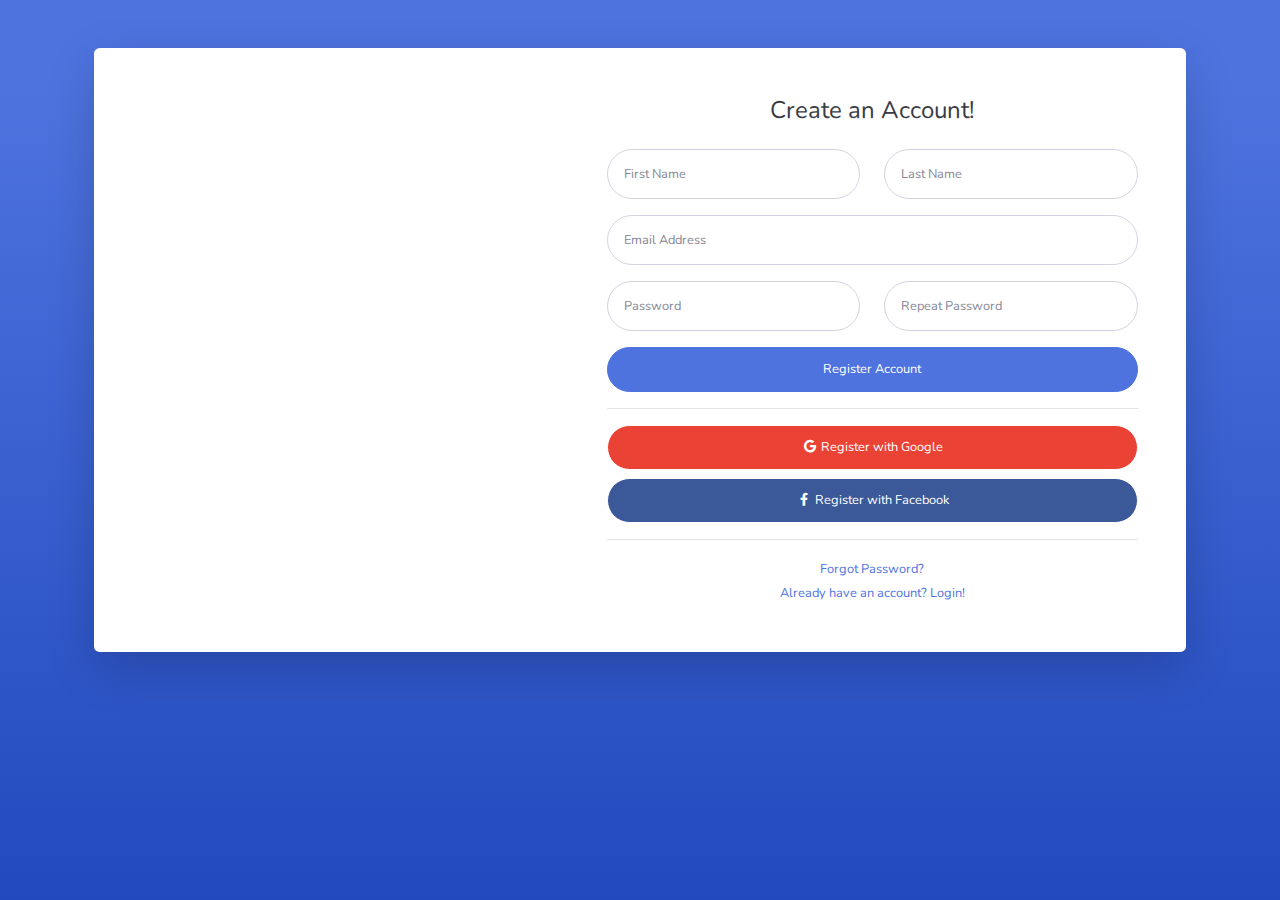
<file: assets/admin/register.html>
<!DOCTYPE html>
<html lang="en">

<head>

    <meta charset="utf-8">
    <meta http-equiv="X-UA-Compatible" content="IE=edge">
    <meta name="viewport" content="width=device-width, initial-scale=1, shrink-to-fit=no">
    <meta name="description" content="">
    <meta name="author" content="">

    <title>SB Admin 2 - Register</title>

    <!-- Custom fonts for this template-->
    <link href="vendor/fontawesome-free/css/all.min.css" rel="stylesheet" type="text/css">
    <link
        href="https://fonts.googleapis.com/css?family=Nunito:200,200i,300,300i,400,400i,600,600i,700,700i,800,800i,900,900i"
        rel="stylesheet">

    <!-- Custom styles for this template-->
    <link href="css/sb-admin-2.min.css" rel="stylesheet">

</head>

<body class="bg-gradient-primary">

    <div class="container">

        <div class="card o-hidden border-0 shadow-lg my-5">
            <div class="card-body p-0">
                <!-- Nested Row within Card Body -->
                <div class="row">
                    <div class="col-lg-5 d-none d-lg-block bg-register-image"></div>
                    <div class="col-lg-7">
                        <div class="p-5">
                            <div class="text-center">
                                <h1 class="h4 text-gray-900 mb-4">Create an Account!</h1>
                            </div>
                            <form class="user">
                                <div class="form-group row">
                                    <div class="col-sm-6 mb-3 mb-sm-0">
                                        <input type="text" class="form-control form-control-user" id="exampleFirstName"
                                            placeholder="First Name">
                                    </div>
                                    <div class="col-sm-6">
                                        <input type="text" class="form-control form-control-user" id="exampleLastName"
                                            placeholder="Last Name">
                                    </div>
                                </div>
                                <div class="form-group">
                                    <input type="email" class="form-control form-control-user" id="exampleInputEmail"
                                        placeholder="Email Address">
                                </div>
                                <div class="form-group row">
                                    <div class="col-sm-6 mb-3 mb-sm-0">
                                        <input type="password" class="form-control form-control-user"
                                            id="exampleInputPassword" placeholder="Password">
                                    </div>
                                    <div class="col-sm-6">
                                        <input type="password" class="form-control form-control-user"
                                            id="exampleRepeatPassword" placeholder="Repeat Password">
                                    </div>
                                </div>
                                <a href="login.html" class="btn btn-primary btn-user btn-block">
                                    Register Account
                                </a>
                                <hr>
                                <a href="index.html" class="btn btn-google btn-user btn-block">
                                    <i class="fab fa-google fa-fw"></i> Register with Google
                                </a>
                                <a href="index.html" class="btn btn-facebook btn-user btn-block">
                                    <i class="fab fa-facebook-f fa-fw"></i> Register with Facebook
                                </a>
                            </form>
                            <hr>
                            <div class="text-center">
                                <a class="small" href="forgot-password.html">Forgot Password?</a>
                            </div>
                            <div class="text-center">
                                <a class="small" href="login.html">Already have an account? Login!</a>
                            </div>
                        </div>
                    </div>
                </div>
            </div>
        </div>

    </div>

    <!-- Bootstrap core JavaScript-->
    <script src="vendor/jquery/jquery.min.js"></script>
    <script src="vendor/bootstrap/js/bootstrap.bundle.min.js"></script>

    <!-- Core plugin JavaScript-->
    <script src="vendor/jquery-easing/jquery.easing.min.js"></script>

    <!-- Custom scripts for all pages-->
    <script src="js/sb-admin-2.min.js"></script>

</body>

</html>
</file>
<file: assets/dashboard/assets/css/tiny-slider.css>
.tns-outer{padding:0 !important}.tns-outer [hidden]{display:none !important}.tns-outer [aria-controls],.tns-outer [data-action]{cursor:pointer}.tns-slider{-webkit-transition:all 0s;-moz-transition:all 0s;transition:all 0s}.tns-slider>.tns-item{-webkit-box-sizing:border-box;-moz-box-sizing:border-box;box-sizing:border-box}.tns-horizontal.tns-subpixel{white-space:nowrap}.tns-horizontal.tns-subpixel>.tns-item{display:inline-block;vertical-align:top;white-space:normal}.tns-horizontal.tns-no-subpixel:after{content:'';display:table;clear:both}.tns-horizontal.tns-no-subpixel>.tns-item{float:left}.tns-horizontal.tns-carousel.tns-no-subpixel>.tns-item{margin-right:-100%}.tns-no-calc{position:relative;left:0}.tns-gallery{position:relative;left:0;min-height:1px}.tns-gallery>.tns-item{position:absolute;left:-100%;-webkit-transition:transform 0s, opacity 0s;-moz-transition:transform 0s, opacity 0s;transition:transform 0s, opacity 0s}.tns-gallery>.tns-slide-active{position:relative;left:auto !important}.tns-gallery>.tns-moving{-webkit-transition:all 0.25s;-moz-transition:all 0.25s;transition:all 0.25s}.tns-autowidth{display:inline-block}.tns-lazy-img{-webkit-transition:opacity 0.6s;-moz-transition:opacity 0.6s;transition:opacity 0.6s;opacity:0.6}.tns-lazy-img.tns-complete{opacity:1}.tns-ah{-webkit-transition:height 0s;-moz-transition:height 0s;transition:height 0s}.tns-ovh{overflow:hidden}.tns-visually-hidden{position:absolute;left:-10000em}.tns-transparent{opacity:0;visibility:hidden}.tns-fadeIn{opacity:1;filter:alpha(opacity=100);z-index:0}.tns-normal,.tns-fadeOut{opacity:0;filter:alpha(opacity=0);z-index:-1}.tns-vpfix{white-space:nowrap}.tns-vpfix>div,.tns-vpfix>li{display:inline-block}.tns-t-subp2{margin:0 auto;width:310px;position:relative;height:10px;overflow:hidden}.tns-t-ct{width:2333.3333333%;width:-webkit-calc(100% * 70 / 3);width:-moz-calc(100% * 70 / 3);width:calc(100% * 70 / 3);position:absolute;right:0}.tns-t-ct:after{content:'';display:table;clear:both}.tns-t-ct>div{width:1.4285714%;width:-webkit-calc(100% / 70);width:-moz-calc(100% / 70);width:calc(100% / 70);height:10px;float:left}

/*# sourceMappingURL=sourcemaps/tiny-slider.css.map */
</file>
<file: assets/dashboard/style.css>
@import url("https://fonts.googleapis.com/css2?family=Inter:wght@200;300;400;500;600;700;800;900&display=swap");
/*===========================
  COMMON css 
===========================*/
:root {
  --font-family: "Inter", sans-serif;
  --primary: #155bd5;
  --primary-dark: #1c3ab6;
  --primary-light: #e2f1ff;
  --accent: #00d4d7;
  --accent-dark: #00bac1;
  --accent-light: #dff9f8;
  --success: #13d527;
  --success-dark: #00ae11;
  --success-light: #eafbe7;
  --secondary: #8f15d5;
  --secondary-dark: #6013c7;
  --secondary-light: #f4e5fa;
  --info: #15b2d5;
  --info-dark: #0f8ca8;
  --info-light: #e0f5fa;
  --caution: #dbbb25;
  --caution-dark: #d58f15;
  --caution-light: #fbf9e4;
  --error: #e6185e;
  --error-dark: #bf1257;
  --error-light: #fce4eb;
  --black: #1d1d1d;
  --dark-1: #2d2d2d;
  --dark-2: #4d4d4d;
  --dark-3: #6d6d6d;
  --gray-1: #8d8d8d;
  --gray-2: #adadad;
  --gray-3: #cdcdcd;
  --gray-4: #e0e0e0;
  --light-1: #efefef;
  --light-2: #f5f5f5;
  --light-3: #fafafa;
  --white: #ffffff;
  --gradient-1: linear-gradient(180deg, #155bd5 0%, #1c3ab6 100%);
  --gradient-2: linear-gradient(180deg, #155bd5 13.02%, #00d4d7 85.42%);
  --gradient-3: linear-gradient(180deg, #155bd5 0%, #8f15d5 100%);
  --gradient-4: linear-gradient(180deg, #155bd5 0%, #13d527 100%);
  --gradient-5: linear-gradient(180deg, #155bd5 0%, #15bbd5 100%);
  --gradient-6: linear-gradient(180deg, #155bd5 0%, #dbbb25 100%);
  --gradient-7: linear-gradient(180deg, #155bd5 0%, #e6185e 100%);
  --gradient-8: linear-gradient(180deg, #1c3ab6 0%, #00bac1 100%);
  --gradient-9: linear-gradient(180deg, #00d4d7 13.02%, #155bd5 85.42%);
  --shadow-1: 0px 0px 1px rgba(40, 41, 61, 0.08),
    0px 0.5px 2px rgba(96, 97, 112, 0.16);
  --shadow-2: 0px 0px 1px rgba(40, 41, 61, 0.04),
    0px 2px 4px rgba(96, 97, 112, 0.16);
  --shadow-3: 0px 0px 2px rgba(40, 41, 61, 0.04),
    0px 4px 8px rgba(96, 97, 112, 0.16);
  --shadow-4: 0px 2px 4px rgba(40, 41, 61, 0.04),
    0px 8px 16px rgba(96, 97, 112, 0.16);
  --shadow-5: 0px 2px 8px rgba(40, 41, 61, 0.04),
    0px 16px 24px rgba(96, 97, 112, 0.16);
  --shadow-6: 0px 2px 8px rgba(40, 41, 61, 0.08),
    0px 20px 32px rgba(96, 97, 112, 0.24);
}

body {
  font-family: var(--font-family);
  color: var(--black);
  font-size: 16px;
}
@media (max-width: 991px) {
  body {
    font-size: 14px;
  }
}

img {
  max-width: 100%;
}

a {
  display: inline-block;
}

a,
button,
a:hover,
a:focus,
input:focus,
textarea:focus,
button:focus {
  text-decoration: none;
  outline: none;
}

ul,
ol {
  margin: 0px;
  padding: 0px;
  list-style-type: none;
}

h1,
h2,
h3,
h4,
h5,
h6 {
  font-weight: 600;
  color: var(--black);
  margin: 0px;
}

h1,
.h1 {
  font-size: 2.75em;
  line-height: 1.25;
}

h2,
.h2 {
  font-size: 2.25em;
  line-height: 1.25;
}

h3,
.h3 {
  font-size: 1.75em;
  line-height: 1.25;
}

h4,
.h4 {
  font-size: 1.5em;
  line-height: 1.25;
}

h5,
.h5 {
  font-size: 1.25em;
  line-height: 1.25;
}

h6,
.h6 {
  font-size: 0.875em;
  line-height: 1.25;
}

.display-1 {
  font-size: 5.5em;
  line-height: 1.25;
}

.display-2 {
  font-size: 4.75em;
  line-height: 1.25;
}

.display-3 {
  font-size: 4em;
  line-height: 1.25;
}

.display-4 {
  font-size: 3.25em;
  line-height: 1.25;
}

p {
  font-size: 1em;
  font-weight: 400;
  line-height: 1.5;
  color: var(--dark-3);
  margin: 0px;
}

.text-small {
  font-size: 0.875em;
  line-height: 1.5;
}

.text-lg {
  font-size: 1.15em;
  line-height: 1.5;
}

.bg_cover {
  background-repeat: no-repeat;
  background-size: cover;
  background-position: center;
}

@media (max-width: 767px) {
  .container {
    padding-left: 20px;
    padding-right: 20px;
  }
}

.btn {
  font-weight: bold;
  font-size: 16px;
  line-height: 20px;
  text-align: center;
  letter-spacing: 0.08em;
  text-transform: uppercase;
  padding: 12px 24px;
  border-radius: 4px;
  border: 1px solid transparent;
}
.btn:hover {
  color: inherit;
}
.btn:focus {
  box-shadow: none;
  outline: none;
}
.btn.btn-lg {
  font-size: 1.15em;
  padding: 16px 24px;
}
.btn.btn-sm {
  padding: 8px 16px;
}
.btn.square {
  border-radius: 0px;
}
.btn.semi-rounded {
  border-radius: 12px;
}
.btn.rounded-full {
  border-radius: 50px;
}
.btn.icon-left span,
.btn.icon-left i {
  margin-right: 8px;
}
.btn.icon-right span,
.btn.icon-right i {
  margin-left: 8px;
}
.btn.icon-btn {
  width: 48px;
  height: 48px;
  padding: 0;
  line-height: 48px;
}
.btn.icon-btn.btn-lg {
  width: 56px;
  height: 56px;
  line-height: 56px;
}
.btn.icon-btn.btn-sm {
  width: 40px;
  height: 40px;
  line-height: 40px;
}


/* ===== Buttons Css ===== */
.primary-btn {
  background: var(--primary);
  color: var(--white);
  box-shadow: var(--shadow-2);
}
.active.primary-btn, .primary-btn:hover, .primary-btn:focus {
  background: var(--primary-dark);
  color: var(--white);
  box-shadow: var(--shadow-4);
}
.deactive.primary-btn {
  background: var(--gray-4);
  color: var(--dark-3);
  pointer-events: none;
}

.primary-btn-outline {
  border-color: var(--primary);
  color: var(--primary);
}
.active.primary-btn-outline, .primary-btn-outline:hover, .primary-btn-outline:focus {
  background: var(--primary-dark);
  color: var(--white);
}
.deactive.primary-btn-outline {
  color: var(--dark-3);
  border-color: var(--gray-4);
  pointer-events: none;
}


/* One Click Scrool Top Button*/
.scroll-top {
  width: 45px;
  height: 45px;
  line-height: 45px;
  background: var(--primary);
  display: -webkit-box;
  display: -ms-flexbox;
  display: flex;
  -webkit-box-pack: center;
      -ms-flex-pack: center;
          justify-content: center;
  -webkit-box-align: center;
      -ms-flex-align: center;
          align-items: center;
  font-size: 14px;
  color: #fff !important;
  border-radius: 0;
  position: fixed;
  bottom: 30px;
  right: 30px;
  z-index: 9;
  cursor: pointer;
  -webkit-transition: all .3s ease-out 0s;
  transition: all .3s ease-out 0s;
  border-radius: 5px;
}

.scroll-top:hover {
  -webkit-box-shadow: 0 1rem 3rem rgba(35, 38, 45, 0.15) !important;
  box-shadow: 0 1rem 3rem rgba(35, 38, 45, 0.15) !important;
  -webkit-transform: translate3d(0, -5px, 0);
  transform: translate3d(0, -5px, 0);
  background-color: var(--dark-1);
}

/*===========================
  Section Title Five CSS
===========================*/
.section-title-five {
  text-align: center;
  max-width: 550px;
  margin: auto;
  margin-bottom: 50px;
  position: relative;
  z-index: 5;
}
@media only screen and (min-width: 768px) and (max-width: 991px) {
  .section-title-five {
    margin-bottom: 45px;
  }
}
@media (max-width: 767px) {
  .section-title-five {
    margin-bottom: 35px;
  }
}
.section-title-five h6 {
  font-weight: 600;
  display: inline-block;
  margin-bottom: 15px;
  color: var(--primary);
  border: 2px solid var(--primary);
  border-radius: 30px;
  padding: 8px 30px;
}
.section-title-five h2 {
  margin-bottom: 15px;
}
@media only screen and (min-width: 768px) and (max-width: 991px) {
  .section-title-five h2 {
    font-size: 2rem;
    line-height: 2.8rem;
  }
}
@media (max-width: 767px) {
  .section-title-five h2 {
    font-size: 1.5rem;
    line-height: 1.9rem;
  }
}
.section-title-five p {
  color: var(--dark-3);
}

.made-in-ayroui{
  position: fixed;
  left: 5px;
  bottom: 5px;
  z-index: 999;
  -webkit-transition: all 0.4s ease;
  -moz-transition: all 0.4s ease;
  transition: all 0.4s ease;
}
.made-in-ayroui:hover{
  transform: translateY(-5px);
}


/*===========================
  NAVBAR css 
===========================*/
.navbar-toggler:focus {
  box-shadow: none;
}

.mb-100 {
  margin-bottom: 100px;
}

/*===== NAVBAR NINE =====*/
.navbar-area.navbar-nine {
  background: var(--primary);
  padding: 10px 0;
  position: absolute;
  left: 0;
  top: 0;
  width: 100%;
  z-index: 9;
}
.sticky {
  position: fixed !important;
  z-index:99 !important;
  -webkit-transition: all 0.3s ease-out 0s;
  transition: all 0.3s ease-out 0s;
  top: 0;
  width: 100%;
}
@media only screen and (min-width: 768px) and (max-width: 991px), (max-width: 767px) {
  .navbar-area.navbar-nine {
    padding: 10px 0;
  }
}
.navbar-area.navbar-nine .navbar-brand {
  margin: 0;
}
.navbar-area.navbar-nine .navbar {
  position: relative;
  padding: 0;
}
.navbar-area.navbar-nine .navbar .navbar-toggler .toggler-icon {
  width: 30px;
  height: 2px;
  background-color: var(--white);
  margin: 5px 0;
  display: block;
  position: relative;
  -webkit-transition: all 0.3s ease-out 0s;
  -moz-transition: all 0.3s ease-out 0s;
  -ms-transition: all 0.3s ease-out 0s;
  -o-transition: all 0.3s ease-out 0s;
  transition: all 0.3s ease-out 0s;
}
.navbar-area.navbar-nine .navbar .navbar-toggler.active .toggler-icon:nth-of-type(1) {
  -webkit-transform: rotate(45deg);
  -moz-transform: rotate(45deg);
  -ms-transform: rotate(45deg);
  -o-transform: rotate(45deg);
  transform: rotate(45deg);
  top: 7px;
}
.navbar-area.navbar-nine .navbar .navbar-toggler.active .toggler-icon:nth-of-type(2) {
  opacity: 0;
}
.navbar-area.navbar-nine .navbar .navbar-toggler.active .toggler-icon:nth-of-type(3) {
  -webkit-transform: rotate(135deg);
  -moz-transform: rotate(135deg);
  -ms-transform: rotate(135deg);
  -o-transform: rotate(135deg);
  transform: rotate(135deg);
  top: -7px;
}
@media only screen and (min-width: 768px) and (max-width: 991px), (max-width: 767px) {
  .navbar-area.navbar-nine .navbar .navbar-collapse {
    position: absolute;
    top: 116%;
    left: 0;
    width: 100%;
    background-color: var(--primary);
    z-index: 8;
    padding: 10px 16px;
  }
}
@media only screen and (min-width: 1200px) and (max-width: 1399px), only screen and (min-width: 1400px) {
  .navbar-area.navbar-nine .navbar .navbar-nav {
    margin-left: 80px;
  }
}
@media only screen and (min-width: 768px) and (max-width: 991px), (max-width: 767px) {
  .navbar-area.navbar-nine .navbar .navbar-nav {
    margin-right: 0;
  }
}
.navbar-area.navbar-nine .navbar .navbar-nav .nav-item {
  position: relative;
}
.navbar-area.navbar-nine .navbar .navbar-nav .nav-item a {
  display: flex;
  align-items: center;
  padding: 11px 16px;
  color: var(--white);
  text-transform: capitalize;
  position: relative;
  border-radius: 5px;
  font-weight: 500;
  -webkit-transition: all 0.3s ease-out 0s;
  -moz-transition: all 0.3s ease-out 0s;
  -ms-transition: all 0.3s ease-out 0s;
  -o-transition: all 0.3s ease-out 0s;
  transition: all 0.3s ease-out 0s;
  margin: 14px 0;
  opacity: 0.7;
}
.navbar-area.navbar-nine .navbar .navbar-nav .nav-item a:hover {
  opacity: 1;
}
@media only screen and (min-width: 768px) and (max-width: 991px), (max-width: 767px) {
  .navbar-area.navbar-nine .navbar .navbar-nav .nav-item a {
    padding: 10px 0;
    display: block;
    border: 0;
    margin: 0;
  }
}
.navbar-area.navbar-nine .navbar .navbar-nav .nav-item a.active {
  opacity: 1;
}
.navbar-area.navbar-nine .navbar .navbar-nav .nav-item a i {
  font-size: 12px;
  font-weight: 700;
  padding-left: 7px;
  -webkit-transition: all 0.3s ease-out 0s;
  -moz-transition: all 0.3s ease-out 0s;
  -ms-transition: all 0.3s ease-out 0s;
  -o-transition: all 0.3s ease-out 0s;
  transition: all 0.3s ease-out 0s;
}
@media only screen and (min-width: 768px) and (max-width: 991px), (max-width: 767px) {
  .navbar-area.navbar-nine .navbar .navbar-nav .nav-item a i {
    position: relative;
    top: -5px;
  }
}
.navbar-area.navbar-nine .navbar .navbar-nav .nav-item .sub-menu {
  position: absolute;
  left: 0;
  top: 130%;
  width: 230px;
  background-color: var(--white);
  border-radius: 5px;
  opacity: 0;
  visibility: hidden;
  -webkit-transition: all 0.3s ease-out 0s;
  -moz-transition: all 0.3s ease-out 0s;
  -ms-transition: all 0.3s ease-out 0s;
  -o-transition: all 0.3s ease-out 0s;
  transition: all 0.3s ease-out 0s;
  z-index: 99;
  box-shadow: 0 2px 6px 0 rgba(0, 0, 0, 0.16);
  padding: 10px;
}
@media only screen and (min-width: 768px) and (max-width: 991px), (max-width: 767px) {
  .navbar-area.navbar-nine .navbar .navbar-nav .nav-item .sub-menu {
    position: relative !important;
    width: 100% !important;
    left: 0 !important;
    top: auto !important;
    opacity: 1 !important;
    visibility: visible !important;
    right: auto;
    -webkit-transform: translateX(0%);
    -moz-transform: translateX(0%);
    -ms-transform: translateX(0%);
    -o-transform: translateX(0%);
    transform: translateX(0%);
    -webkit-transition: all none ease-out 0s;
    -moz-transition: all none ease-out 0s;
    -ms-transition: all none ease-out 0s;
    -o-transition: all none ease-out 0s;
    transition: all none ease-out 0s;
    box-shadow: none;
    text-align: left;
    border-top: 0;
    height: 0;
  }
}
.navbar-area.navbar-nine .navbar .navbar-nav .nav-item .sub-menu.collapse:not(.show) {
  height: auto;
  display: block;
}
@media only screen and (min-width: 768px) and (max-width: 991px), (max-width: 767px) {
  .navbar-area.navbar-nine .navbar .navbar-nav .nav-item .sub-menu.collapse:not(.show) {
    height: 0;
    display: none;
  }
}
@media only screen and (min-width: 768px) and (max-width: 991px), (max-width: 767px) {
  .navbar-area.navbar-nine .navbar .navbar-nav .nav-item .sub-menu.show {
    height: auto;
  }
}
.navbar-area.navbar-nine .navbar .navbar-nav .nav-item .sub-menu li {
  position: relative;
}
.navbar-area.navbar-nine .navbar .navbar-nav .nav-item .sub-menu li .sub-nav-toggler {
  color: var(--black);
  -webkit-transition: all 0.3s ease-out 0s;
  -moz-transition: all 0.3s ease-out 0s;
  -ms-transition: all 0.3s ease-out 0s;
  -o-transition: all 0.3s ease-out 0s;
  transition: all 0.3s ease-out 0s;
}
.navbar-area.navbar-nine .navbar .navbar-nav .nav-item .sub-menu li a {
  display: flex;
  align-items: center;
  justify-content: space-between;
  padding: 8px 16px;
  position: relative;
  color: var(--dark-2);
  -webkit-transition: all 0.3s ease-out 0s;
  -moz-transition: all 0.3s ease-out 0s;
  -ms-transition: all 0.3s ease-out 0s;
  -o-transition: all 0.3s ease-out 0s;
  transition: all 0.3s ease-out 0s;
  border-radius: 0;
  margin: 0 0;
  z-index: 5;
  opacity: 1;
}
.navbar-area.navbar-nine .navbar .navbar-nav .nav-item .sub-menu li a i {
  font-weight: 700;
  font-size: 12px;
}
@media only screen and (min-width: 768px) and (max-width: 991px), (max-width: 767px) {
  .navbar-area.navbar-nine .navbar .navbar-nav .nav-item .sub-menu li a i {
    display: none;
  }
}
.navbar-area.navbar-nine .navbar .navbar-nav .nav-item .sub-menu li a .sub-nav-toggler i {
  display: inline-block;
}
.navbar-area.navbar-nine .navbar .navbar-nav .nav-item .sub-menu li .sub-menu {
  right: auto;
  left: 100%;
  top: 0;
  opacity: 0;
  visibility: hidden;
  -webkit-transition: all 0.3s ease-out 0s;
  -moz-transition: all 0.3s ease-out 0s;
  -ms-transition: all 0.3s ease-out 0s;
  -o-transition: all 0.3s ease-out 0s;
  transition: all 0.3s ease-out 0s;
}
@media only screen and (min-width: 1200px) and (max-width: 1399px), only screen and (min-width: 1400px) {
  .navbar-area.navbar-nine .navbar .navbar-nav .nav-item .sub-menu li .sub-menu {
    margin-left: 10px;
  }
}
@media only screen and (min-width: 768px) and (max-width: 991px) {
  .navbar-area.navbar-nine .navbar .navbar-nav .nav-item .sub-menu li .sub-menu {
    padding-left: 30px;
  }
}
@media (max-width: 767px) {
  .navbar-area.navbar-nine .navbar .navbar-nav .nav-item .sub-menu li .sub-menu {
    padding-left: 30px;
  }
}
@media only screen and (min-width: 768px) and (max-width: 991px), (max-width: 767px) {
  .navbar-area.navbar-nine .navbar .navbar-nav .nav-item .sub-menu li .sub-menu.show {
    visibility: visible;
    height: auto;
    position: relative;
  }
}
.navbar-area.navbar-nine .navbar .navbar-nav .nav-item .sub-menu li:hover .sub-menu {
  opacity: 1;
  visibility: visible;
}
.navbar-area.navbar-nine .navbar .navbar-nav .nav-item .sub-menu li:hover .sub-nav-toggler {
  color: var(--white);
}
@media only screen and (min-width: 768px) and (max-width: 991px), (max-width: 767px) {
  .navbar-area.navbar-nine .navbar .navbar-nav .nav-item .sub-menu li:hover .sub-nav-toggler {
    color: var(--primary);
  }
}
.navbar-area.navbar-nine .navbar .navbar-nav .nav-item .sub-menu li:hover > a {
  color: var(--primary);
  padding-left: 22px;
}
.navbar-area.navbar-nine .navbar .navbar-nav .nav-item .sub-menu li:hover > a i {
  color: var(--primary);
}
@media only screen and (min-width: 768px) and (max-width: 991px), (max-width: 767px) {
  .navbar-area.navbar-nine .navbar .navbar-nav .nav-item .sub-menu li:hover > a {
    color: var(--primary);
  }
}
.navbar-area.navbar-nine .navbar .navbar-nav .nav-item .sub-menu li:hover > a::after {
  opacity: 1;
}
.navbar-area.navbar-nine .navbar .navbar-nav .nav-item .sub-menu li:hover > a::before {
  opacity: 1;
}
.navbar-area.navbar-nine .navbar .navbar-nav .nav-item:hover .sub-menu {
  opacity: 1;
  visibility: visible;
  top: 115%;
}
@media only screen and (min-width: 768px) and (max-width: 991px), (max-width: 767px) {
  .navbar-area.navbar-nine .navbar .navbar-nav .nav-item .sub-nav-toggler {
    display: inline-block;
    position: absolute;
    top: 0;
    right: 0;
    padding: 10px 14px;
    font-size: 16px;
    background: none;
    border: 0;
    color: var(--white);
  }
}
.navbar-area.navbar-nine .navbar .navbar-btn {
  margin-top: 6px;
}
@media only screen and (min-width: 768px) and (max-width: 991px) {
  .navbar-area.navbar-nine .navbar .navbar-btn {
    position: absolute;
    right: 70px;
    top: 7px;
  }
}
@media (max-width: 767px) {
  .navbar-area.navbar-nine .navbar .navbar-btn {
    position: absolute;
    right: 60px;
    top: 7px;
  }
}
.navbar-area.navbar-nine .navbar .navbar-btn .menu-bar {
  font-size: 22px;
  position: relative;
  overflow: hidden;
  color: var(--white);
  height: 40px;
  width: 40px;
  line-height: 40px;
  text-align: center;
  border: 1px solid rgba(238, 238, 238, 0.425);
  border-radius: 50%;
  -webkit-transition: all 0.3s ease-out 0s;
  -moz-transition: all 0.3s ease-out 0s;
  -ms-transition: all 0.3s ease-out 0s;
  -o-transition: all 0.3s ease-out 0s;
  transition: all 0.3s ease-out 0s;
}
.navbar-area.navbar-nine .navbar .navbar-btn .menu-bar:hover {
  border-color: transparent;
  color: var(--primary);
  background-color: var(--white);
}

/*===== SIDEBAR ONE =====*/
.sidebar-left {
  position: fixed;
  top: 0;
  right: 0;
  background-color: var(--white);
  height: 100%;
  width: 350px;
  padding-top: 80px;
  z-index: 999;
  -webkit-transform: translateX(100%);
  -moz-transform: translateX(100%);
  -ms-transform: translateX(100%);
  -o-transform: translateX(100%);
  transform: translateX(100%);
  transition: all 0.4s ease-in-out;
  text-align: left;
}
.sidebar-left.open {
  -webkit-transform: translateX(0);
  -moz-transform: translateX(0);
  -ms-transform: translateX(0);
  -o-transform: translateX(0);
  transform: translateX(0);
}
@media (max-width: 767px) {
  .sidebar-left {
    width: 250px;
  }
}
.sidebar-left .sidebar-close {
  position: absolute;
  top: 30px;
  right: 30px;
}
.sidebar-left .sidebar-close .close {
  font-size: 18px;
  color: var(--black);
  -webkit-transition: all 0.2s ease-out 0s;
  -moz-transition: all 0.2s ease-out 0s;
  -ms-transition: all 0.2s ease-out 0s;
  -o-transition: all 0.2s ease-out 0s;
  transition: all 0.2s ease-out 0s;
}
.sidebar-left .sidebar-close .close:hover {
  -webkit-transform: rotate(90deg);
  -moz-transform: rotate(90deg);
  -ms-transform: rotate(90deg);
  -o-transform: rotate(90deg);
  transform: rotate(90deg);
}
.sidebar-left .sidebar-content {
  padding: 0px 30px;
}
.sidebar-left .sidebar-content .sidebar-menu {
  margin-top: 30px;
}
.sidebar-left .sidebar-content .sidebar-menu .menu-title {
  font-size: 18px;
  font-weight: 600;
}
.sidebar-left .sidebar-content .sidebar-menu ul {
  margin-top: 15px;
}
.sidebar-left .sidebar-content .sidebar-menu ul li a {
  font-size: 16px;
  line-height: 24px;
  font-weight: 500;
  padding: 8px 0;
  color: var(--dark-3);
  text-transform: capitalize;
  position: relative;
  border-radius: 5px;
  -webkit-transition: all 0.3s ease-out 0s;
  -moz-transition: all 0.3s ease-out 0s;
  -ms-transition: all 0.3s ease-out 0s;
  -o-transition: all 0.3s ease-out 0s;
  transition: all 0.3s ease-out 0s;
  display: block;
}
.sidebar-left .sidebar-content .sidebar-menu ul li a:hover {
  color: var(--primary);
  padding-left: 5px;
}
.sidebar-left .sidebar-content .text {
  margin-top: 20px;
}
.sidebar-left .sidebar-content .sidebar-social {
  margin-top: 30px;
}
.sidebar-left .sidebar-content .sidebar-social .social-title {
  font-size: 18px;
  font-weight: 600;
  margin-bottom: 25px;
}
.sidebar-left .sidebar-content .sidebar-social ul li {
  display: inline-block;
  margin-right: 5px;
}
.sidebar-left .sidebar-content .sidebar-social ul li:last-child {
  margin: 0;
}
.sidebar-left .sidebar-content .sidebar-social ul li a {
  height: 38px;
  width: 38px;
  line-height: 38px;
  text-align: center;
  border: 1px solid #eee;
  border-radius: 50%;
  font-size: 18px;
  color: #666;
  -webkit-transition: all 0.3s ease-out 0s;
  -moz-transition: all 0.3s ease-out 0s;
  -ms-transition: all 0.3s ease-out 0s;
  -o-transition: all 0.3s ease-out 0s;
  transition: all 0.3s ease-out 0s;
}
.sidebar-left .sidebar-content .sidebar-social ul li a:hover {
  color: var(--white);
  background-color: var(--primary);
  border-color: transparent;
}

.overlay-left {
  position: fixed;
  background-color: rgba(0, 0, 0, 0.6);
  top: 0;
  left: 0;
  width: 100%;
  height: 100%;
  display: none;
  z-index: 99;
}
.overlay-left.open {
  display: block;
}


/* ===== Buttons Css ===== */
.header-eight .primary-btn {
  background: var(--primary);
  color: var(--white);
  box-shadow: var(--shadow-2);
}
.header-eight .active.primary-btn, .header-eight .primary-btn:hover, .header-eight .primary-btn:focus {
  background: var(--primary-dark);
  color: var(--white);
  box-shadow: var(--shadow-4);
}
.header-eight .deactive.primary-btn {
  background: var(--gray-4);
  color: var(--dark-3);
  pointer-events: none;
}

/*======================================
    header Area CSS
========================================*/
.header-eight {
  position: relative;
  padding:160px 0 100px 0;
  background: var(--primary);
}
@media only screen and (min-width: 768px) and (max-width: 991px) {
  .header-eight {
    padding: 130px 0 80px 0;
  }
}
@media (max-width: 767px) {
  .header-eight {
    padding: 100px 0 60px 0;
  }
}
.header-eight .header-image img {
  width: 100%;
  border-radius: 8px;
}
@media only screen and (min-width: 768px) and (max-width: 991px), (max-width: 767px) {
  .header-eight .header-image {
    margin-top: 40px;
  }
}
.header-eight .header-content {
  border-radius: 0;
  position: relative;
  z-index: 1;
  text-align: left;
}
.header-eight .header-content h1 {
  font-weight: 700;
  color: var(--white);
  text-shadow: 0px 3px 8px #00000017;
  text-transform: capitalize;
}
@media only screen and (min-width: 768px) and (max-width: 991px) {
  .header-eight .header-content h1  {
    font-size: 35px;
    line-height: 45px;
  }
}
@media (max-width: 767px) {
  .header-eight .header-content h1  {
    font-size: 30px;
    line-height: 42px;
  }
}
.header-eight .header-content h1 span {
  display: block;
}
.header-eight .header-content p {
  margin-top: 30px;
  color: var(--white);
  opacity: 0.7;
}
.header-eight .button {
  margin-top: 40px;
}
.header-eight .primary-btn {
  margin-right: 12px;
  background-color: var(--white);
  color: var(--primary);
  border: 1px solid transparent;
}
.header-eight .primary-btn:hover {
  background-color: transparent;
  color: var(--white);
  border-color: var(--white);
}
.header-eight .video-button {
  display: inline-flex;
  align-items: center;
}
@media (max-width: 767px) {
  .header-eight .video-button {
    margin-top: 20px;
  }
}
.header-eight .video-button .text {
  display: inline-block;
  margin-left: 15px;
  color: var(--white);
  font-weight: 600;
}
.header-eight .video-button .icon-btn {
  background: var(--white);
  color: var(--primary);
}

/*===========================
  about-05 css
===========================*/
.about-five {
  background-color: var(--light-3);
  padding-top: 120px;
  padding-bottom: 90px;
}
@media only screen and (min-width: 768px) and (max-width: 991px) {
  .about-five {
    padding-top: 100px;
    padding-bottom:70px;
  }
}
@media (max-width: 767px) {
  .about-five {
    padding-top: 80px;
    padding-bottom:60px;
  }
}
.about-five-content{
  padding-left: 50px;
}
@media only screen and (min-width: 768px) and (max-width: 991px) {
  .about-five-content {
    padding-left: 0;
  }
}
@media (max-width: 767px) {
  .about-five-content {
    padding-left: 0;
  }
}
.about-five-content .small-title {
  position: relative;
  padding-left: 30px;
}
.about-five-content .small-title::before {
  position: absolute;
  content: "";
  left: 0;
  top: 50%;
  background-color: var(--primary);
  height: 2px;
  width: 20px;
  margin-top: -1px;
}
.about-five-content .main-title {
  margin-top: 20px;
}
.about-five-content .about-five-tab {
  margin-top: 40px;
}
.about-five-content .about-five-tab nav {
  border: none;
  background-color: var(--light-1);
  padding: 15px;
  border-radius: 5px;
}
.about-five-content .about-five-tab nav .nav-tabs {
  border: none;
}
.about-five-content .about-five-tab nav button {
  border: none;
  color: var(--dark-1);
  font-weight: 600;
  padding: 0;
  margin-right: 20px;
  position: relative;
  background-color: var(--white);
  padding: 10px 18px;
  border-radius: 4px;
  text-transform: capitalize;
}
@media (max-width: 767px) {
  .about-five-content .about-five-tab nav button {
    margin: 0;
    margin-bottom: 10px;
    width: 100%;
  }
  .about-five-content .about-five-tab nav button:last-child {
    margin: 0;
  }
}
.about-five-content .about-five-tab nav button:hover {
  color: var(--primary);
}
.about-five-content .about-five-tab nav button.active {
  background-color: var(--primary);
  color: var(--white);
}
.about-five-content .about-five-tab nav button:last-child {
  margin-right: 0;
}
.about-five-content .about-five-tab .tab-content {
  border: none;
  padding-top: 30px;
}
.about-five-content .about-five-tab .tab-content p {
  margin-bottom: 20px;
}
.about-five-content .about-five-tab .tab-content p:last-child {
  margin: 0;
}

.about-image-five {
  padding-left: 60px;
  position: relative;
  z-index: 2;
}
@media only screen and (min-width: 768px) and (max-width: 991px) {
  .about-image-five {
    margin-bottom: 70px;
    padding-left: 30px;
  }
}
@media (max-width: 767px) {
  .about-image-five {
    margin-bottom: 60px;
    padding-left: 0;
  }
}
.about-image-five .shape {
  position: absolute;
  left: 30px;
  top: -30px;
  z-index: -1;
}
@media only screen and (min-width: 768px) and (max-width: 991px) {
  .about-image-five .shape {
    left: 0;
  }
}
@media only screen and (min-width: 768px) and (max-width: 991px) {
  .about-image-five::before {
    right: -15px;
    bottom: -15px;
  }
}
@media (max-width: 767px) {
  .about-image-five::before {
    display: none;
  }
}
.about-image-five img {
  width: 100%;
  z-index: 2;
}


/*===========================
  services css 
===========================*/
.services-eight {
  padding: 100px 0;
}
@media only screen and (min-width: 768px) and (max-width: 991px) {
  .services-eight {
    padding: 80px 0 50px 0;
  }
}
@media (max-width: 767px) {
  .services-eight {
    padding: 60px 0 30px 0;
  }
}
.services-eight .single-services {
  padding: 40px 30px;
  border: 1px solid var(--light-1);
  border-radius: 10px;
  margin-bottom: 30px;
  -webkit-transition: all 0.3s ease-out 0s;
  -moz-transition: all 0.3s ease-out 0s;
  -ms-transition: all 0.3s ease-out 0s;
  -o-transition: all 0.3s ease-out 0s;
  transition: all 0.3s ease-out 0s;
}
.services-eight .single-services:hover {
  box-shadow: var(--shadow-4);
}
.services-eight .single-services:hover .service-icon {
  color: var(--white);
  border-color: transparent;
  background: var(--primary);
}
.services-eight .single-services:hover .service-icon::after {
  opacity: 1;
  visibility: visible;
}
.services-eight .single-services .service-icon {
  width: 78px;
  height: 78px;
  border-radius: 50%;
  margin-bottom: 25px;
  background: var(--white);
  border: 2px solid var(--primary);
  display: flex;
  align-items: center;
  justify-content: center;
  color: var(--primary);
  font-size: 40px;
  -webkit-transition: all 0.3s ease-out 0s;
  -moz-transition: all 0.3s ease-out 0s;
  -ms-transition: all 0.3s ease-out 0s;
  -o-transition: all 0.3s ease-out 0s;
  transition: all 0.3s ease-out 0s;
  position: relative;
}
.services-eight .single-services .service-icon::after {
  content: "";
  width: 100%;
  height: 100%;
  top: 0;
  left: 0;
  position: absolute;
  opacity: 0;
  visibility: hidden;
  background: var(--primary);
  -webkit-transition: all 0.3s ease-out 0s;
  -moz-transition: all 0.3s ease-out 0s;
  -ms-transition: all 0.3s ease-out 0s;
  -o-transition: all 0.3s ease-out 0s;
  transition: all 0.3s ease-out 0s;
  z-index: -1;
  border-radius: 50%;
  border: 1px solid transparent;
}
.services-eight .single-services .service-content h4 {
  font-size: 20px;
  font-weight: 600;
  margin-bottom: 20px;
}
.services-eight .single-services .service-content p {
  color: var(--dark-3);
}



/*===== VIDEO ONE =====*/
.video-one {
  background-color: var(--light-3);
  padding: 100px 0;
}
@media only screen and (min-width: 768px) and (max-width: 991px) {
  .video-one {
    padding: 80px;
  }
}
@media (max-width: 767px) {
  .video-one {
    padding: 60px 0;
  }
}
.video-one .video-title h5 {
  font-weight: 600;
  color: var(--primary);
}
.video-one .video-title h2 {
  font-weight: 700;
  color: var(--black);
  margin-top: 10px;
}
.video-one .video-title .text-lg {
  margin-top: 24px;
  color: var(--dark-3);
}
.video-one .video-content {
  position: relative;
  margin-top: 20px;
  border-radius: 8px;
  overflow: hidden;
}
.video-one .video-content img {
  border-radius: 8px;
}
.video-one .video-content a {
  width: 88px;
  height: 88px;
  line-height: 88px;
  text-align: center;
  border-radius: 50%;
  background-color: var(--primary);
  color: var(--white);
  font-size: 30px;
  position: absolute;
  top: 50%;
  left: 50%;
  -webkit-transform: translate(-50%, -50%);
  -moz-transform: translate(-50%, -50%);
  -ms-transform: translate(-50%, -50%);
  -o-transform: translate(-50%, -50%);
  transform: translate(-50%, -50%);
  -webkit-transition: all 0.3s ease-out 0s;
  -moz-transition: all 0.3s ease-out 0s;
  -ms-transition: all 0.3s ease-out 0s;
  -o-transition: all 0.3s ease-out 0s;
  transition: all 0.3s ease-out 0s;
  padding-left: 3px;
}
@media (max-width: 767px) {
  .video-one .video-content a {
    width: 68px;
    height: 68px;
    line-height: 68px;
    font-size: 20px;
  }
}
.video-one .video-content a:hover {
  background-color: var(--white);
  color: var(--primary);
}


/*===== PRICING THIRTEEN =====*/
.pricing-fourteen {
  padding: 100px 0;
  background-color: var(--light-3);
}
@media only screen and (min-width: 768px) and (max-width: 991px) {
  .pricing-fourteen {
    padding: 80px;
  }
}
@media (max-width: 767px) {
  .pricing-fourteen {
    padding: 60px 0;
  }
}
.pricing-style-fourteen {
  border: 1px solid var(--light-1);
  border-radius: 10px;
  margin-top: 30px;
  background-color: var(--white);
  transition: all 0.4s ease;
  padding: 50px 35px;
  text-align: center;
  z-index: 0;
}
.pricing-style-fourteen:hover {
  box-shadow: var(--shadow-4);
}
.pricing-style-fourteen.middle {
  box-shadow: var(--shadow-4);
}
.pricing-style-fourteen.middle .title {
  border-color: var(--primary);
  background: var(--primary);
  color: var(--white);
}
.pricing-style-fourteen .title {
  font-weight: 500;
  margin-bottom: 25px;
  color: var(--primary);
  padding: 8px 20px;
  border: 2px solid var(--primary);
  display: inline-block;
  border-radius: 30px;
  font-size: 16px;
}
.pricing-style-fourteen .table-head p {
  color: var(--dark-3);
}
.pricing-style-fourteen .price {
  padding-top: 30px;
}
.pricing-style-fourteen .amount {
  font-weight: 600;
  display: inline-block;
  position: relative;
  padding-left: 15px;
  font-size: 55px;
}
.pricing-style-fourteen .currency {
  font-weight: 400;
  color: var(--dark-3);
  font-size: 20px;
  position: absolute;
  left: 0;
  top: 6px;
}
.pricing-style-fourteen .duration {
  display: inline-block;
  font-size: 18px;
  color: var(--dark-3);
  font-weight: 400;
}
.pricing-style-fourteen .light-rounded-buttons {
  margin: 0;
  margin-top: 30px;
  margin-bottom: 40px;
}
.pricing-style-fourteen .table-list li {
  position: relative;
  margin-bottom: 10px;
  color: var(--dark-3);
  text-align: left;
}
.pricing-style-fourteen .table-list li:last-child {
  margin: 0;
}
.pricing-style-fourteen .table-list li i {
  color: var(--primary);
  font-size: 16px;
  padding-right: 8px;
}
.pricing-style-fourteen .table-list li i.deactive {
  color: var(--dark-3);
}




/* ===== Buttons Css ===== */
.call-action .inner-content .light-rounded-buttons .primary-btn-outline {
  border-color: var(--primary);
  color: var(--primary);
}
.call-action .inner-content .light-rounded-buttons .active.primary-btn-outline, .call-action .inner-content .light-rounded-buttons .primary-btn-outline:hover, .call-action .inner-content .light-rounded-buttons .primary-btn-outline:focus {
  background: var(--white);
  color: var(--primary);
  border-color: transparent;
}
.call-action .inner-content .light-rounded-buttons .deactive.primary-btn-outline {
  color: var(--dark-3);
  border-color: var(--gray-4);
  pointer-events: none;
}

/*===== call action four =====*/
.call-action {
  z-index: 2;
  padding: 100px 0;
  background: linear-gradient(45deg, var(--primary), var(--primary-dark));
  position: relative;
}
@media only screen and (min-width: 768px) and (max-width: 991px) {
  .call-action {
    padding: 80px;
  }
}
@media (max-width: 767px) {
  .call-action {
    padding: 60px 0;
  }
}
.call-action:before {
  position: absolute;
  content: "";
  left: 0;
  top: 0;
  height: 100%;
  width: 100%;
  background-image: url("assets/images/call-action/overlay.png");
  background-size: cover;
  background-repeat: no-repeat;
  background-position: top;
  z-index: -1;
}
.call-action .inner-content {
  text-align: center;
}
.call-action .inner-content h2 {
  font-weight: 700;
  margin-bottom: 30px;
  color: var(--white);
}
.call-action .inner-content p {
  color: var(--white);
}
.call-action .inner-content .light-rounded-buttons {
  margin-top: 45px;
  display: block;
}
.call-action .inner-content .light-rounded-buttons .primary-btn-outline {
  border-color: var(--white);
  color: var(--white);
}



/*===== latest-news-area =====*/
.latest-news-area {
  background: var(--white);
  padding: 100px 0;
}
@media only screen and (min-width: 768px) and (max-width: 991px) {
  .latest-news-area {
    padding: 80px;
  }
}
@media (max-width: 767px) {
  .latest-news-area {
    padding: 60px 0;
  }
}
.latest-news-area .single-news {
  margin-top: 30px;
}
.latest-news-area .single-news .image {
  position: relative;
  border-radius: 4px;
  overflow: hidden;
}
.latest-news-area .single-news .image img {
  height: 100%;
  width: 100%;
  transition: all 0.4s ease;
}
.latest-news-area .single-news .image .meta-details {
  display: inline-block;
  padding: 6px 15px 6px 7px;
  border-radius: 30px;
  background-color: var(--primary);
  position: absolute;
  right: 20px;
  bottom: 20px;
}
.latest-news-area .single-news .image .meta-details img {
  height: 28px;
  width: 28px;
  border-radius: 50%;
  display: inline-block;
}
.latest-news-area .single-news .image .meta-details span {
  color: var(--white);
  display: inline-block;
  margin-left: 10px;
  font-size: 10px;
  font-weight: 500;
}
.latest-news-area .single-news .content-body .title {
  margin: 30px 0 20px 0;
}
.latest-news-area .single-news .content-body .title a {
  color: var(--black);
  -webkit-transition: all 0.3s ease-out 0s;
  -moz-transition: all 0.3s ease-out 0s;
  -ms-transition: all 0.3s ease-out 0s;
  -o-transition: all 0.3s ease-out 0s;
  transition: all 0.3s ease-out 0s;
}
.latest-news-area .single-news .content-body .title a:hover {
  color: var(--primary);
}
.latest-news-area .single-news .content-body p {
  color: var(--dark-3);
}
.latest-news-area .single-news:hover .image .thumb {
  transform: scale(1.1) rotate(1deg);
}


/*======================================
    Brand CSS
========================================*/
.brand-area {
  padding: 100px 0;
  background: var(--light-3);
}
@media only screen and (min-width: 768px) and (max-width: 991px) {
  .brand-area {
    padding: 80px;
  }
}
@media (max-width: 767px) {
  .brand-area {
    padding: 60px 0;
  }
}
.brand-area .clients-logos {
  text-align: center;
  display: inline-block;
  margin-top: 20px;
}
.brand-area .clients-logos .single-image {
  display: inline-block;
  margin: 13px 10px;
  background-color: var(--white);
  line-height: 100px;
  padding: 8px 25px;
  border-radius: 8px;
  -webkit-transition: all 0.4s ease-out 0s;
  -moz-transition: all 0.4s ease-out 0s;
  -ms-transition: all 0.4s ease-out 0s;
  -o-transition: all 0.4s ease-out 0s;
  transition: all 0.4s ease-out 0s;
  border: 1px solid #eee;
}
.brand-area .clients-logos .single-image:hover {
  box-shadow: 0px 10px 30px rgba(0, 0, 0, 0.096);
  -webkit-transform: translateY(-5px);
  -moz-transform: translateY(-5px);
  -ms-transform: translateY(-5px);
  -o-transform: translateY(-5px);
  transform: translateY(-5px);
}
.brand-area .clients-logos img {
  max-width: 170px;
  transition: all 0.4s ease-in-out;
  cursor: pointer;
}

/* ===== Buttons Css ===== */
.contact-form-wrapper .contact-form .primary-btn {
  background: var(--primary);
  color: var(--white);
  box-shadow: var(--shadow-2);
}
.contact-form-wrapper .contact-form .active.primary-btn, .contact-form-wrapper .contact-form .primary-btn:hover, .contact-form-wrapper .contact-form .primary-btn:focus {
  background: var(--primary-dark);
  color: var(--white);
  box-shadow: var(--shadow-4);
}
.contact-form-wrapper .contact-form .deactive.primary-btn {
  background: var(--gray-4);
  color: var(--dark-3);
  pointer-events: none;
}

/*======================================
	Contact CSS
========================================*/
.contact-section {
  position: relative;
  z-index: 3;
  padding-top: 100px;
}
@media only screen and (min-width: 768px) and (max-width: 991px) {
  .contact-section {
    padding-top: 80px;
  }
}
@media (max-width: 767px) {
  .contact-section {
    padding-top: 60px;
  }
}
.contact-section .contact-item-wrapper .contact-item {
  display: flex;
  border: 1px solid var(--gray-4);
  border-radius: 10px;
  background: var(--white);
  margin-bottom: 30px;
  padding: 20px 30px;
  -webkit-transition: all 0.3s ease-out 0s;
  -moz-transition: all 0.3s ease-out 0s;
  -ms-transition: all 0.3s ease-out 0s;
  -o-transition: all 0.3s ease-out 0s;
  transition: all 0.3s ease-out 0s;
}
.contact-section .contact-item-wrapper .contact-item:hover {
  box-shadow: var(--shadow-4);
}
@media only screen and (min-width: 1200px) and (max-width: 1399px) {
  .contact-section .contact-item-wrapper .contact-item {
    padding: 20px;
  }
}
@media only screen and (min-width: 768px) and (max-width: 991px) {
  .contact-section .contact-item-wrapper .contact-item {
    flex-direction: column;
  }
}
@media (max-width: 767px) {
  .contact-section .contact-item-wrapper .contact-item {
    flex-direction: column;
  }
}
.contact-section .contact-item-wrapper .contact-item .contact-icon {
  display: flex;
  justify-content: center;
  align-items: center;
  font-size: 22px;
  width: 50px;
  height: 50px;
  border-radius: 50%;
  background: var(--primary);
  color: var(--white);
  -webkit-transition: all 0.3s ease-out 0s;
  -moz-transition: all 0.3s ease-out 0s;
  -ms-transition: all 0.3s ease-out 0s;
  -o-transition: all 0.3s ease-out 0s;
  transition: all 0.3s ease-out 0s;
}
.contact-section .contact-item-wrapper .contact-item .contact-content {
  margin-left: 25px;
}
@media only screen and (min-width: 1200px) and (max-width: 1399px) {
  .contact-section .contact-item-wrapper .contact-item .contact-content {
    margin-left: 20px;
  }
}
@media only screen and (min-width: 768px) and (max-width: 991px) {
  .contact-section .contact-item-wrapper .contact-item .contact-content {
    margin-left: 0px;
    margin-top: 20px;
  }
}
@media (max-width: 767px) {
  .contact-section .contact-item-wrapper .contact-item .contact-content {
    margin-left: 0px;
    margin-top: 20px;
  }
}
.contact-section .contact-item-wrapper .contact-item .contact-content h4 {
  font-size: 20px;
  color: var(--primary);
  margin-bottom: 10px;
}

.contact-form-wrapper {
  padding: 50px 40px;
  background: var(--white);
  border: 1px solid var(--gray-4);
  margin-left: 0px;
  border-radius: 10px;
  -webkit-transition: all 0.3s ease-out 0s;
  -moz-transition: all 0.3s ease-out 0s;
  -ms-transition: all 0.3s ease-out 0s;
  -o-transition: all 0.3s ease-out 0s;
  transition: all 0.3s ease-out 0s;
}
.contact-form-wrapper:hover {
  box-shadow: var(--shadow-4);
}
@media only screen and (min-width: 1200px) and (max-width: 1399px) {
  .contact-form-wrapper {
    margin-left: 30px;
  }
}
.contact-form-wrapper .section-title {
  margin-bottom: 30px;
}
.contact-form-wrapper .section-title span {
  font-size: 20px;
  color: var(--primary);
  font-weight: 700;
}
.contact-form-wrapper .section-title h2 {
  margin-bottom: 10px;
}
.contact-form-wrapper .section-title p {
  color: var(--dark-3);
}
.contact-form-wrapper .contact-form input,
.contact-form-wrapper .contact-form textarea {
  padding: 15px 25px;
  border-radius: 30px;
  border: 1px solid var(--gray-4);
  margin-bottom: 25px;
  width: 100%;
  -webkit-transition: all 0.3s ease-out 0s;
  -moz-transition: all 0.3s ease-out 0s;
  -ms-transition: all 0.3s ease-out 0s;
  -o-transition: all 0.3s ease-out 0s;
  transition: all 0.3s ease-out 0s;
}
@media (max-width: 767px) {
  .contact-form-wrapper .contact-form input,
.contact-form-wrapper .contact-form textarea {
    padding: 12px 25px;
  }
}
.contact-form-wrapper .contact-form input:focus,
.contact-form-wrapper .contact-form textarea:focus {
  border-color: var(--primary);
}
.contact-form-wrapper .contact-form textarea {
  border-radius: 18px;
}
.map-style-9 {
  margin-top: -130px;
}


/* Footer eleven css */
.footer-eleven {
  padding-top: 100px;
  padding-bottom: 100px;
  background-color: var(--white);
  position: relative;
}
@media only screen and (min-width: 768px) and (max-width: 991px), (max-width: 767px) {
  .footer-eleven {
    padding-top: 30px;
    padding-bottom: 70px;
  }
}
@media only screen and (min-width: 768px) and (max-width: 991px) {
  .footer-eleven .footer-widget {
    margin-top: 40px;
  }
}
@media (max-width: 767px) {
  .footer-eleven .footer-widget {
    margin-top: 40px;
    text-align: center;
  }
}
.footer-eleven .footer-widget h5 {
  font-weight: 700;
  margin-bottom: 35px;
  color: var(--black);
}
@media only screen and (min-width: 768px) and (max-width: 991px), (max-width: 767px) {
  .footer-eleven .footer-widget h5 {
    margin-bottom: 25px;
  }
}
.footer-eleven .f-about {
  padding-right: 30px;
}
@media (max-width: 767px) {
  .footer-eleven .f-about {
    padding: 0;
  }
}
.footer-eleven .f-about p {
  color: var(--dark-3);
  margin-top: 20px;
}
.footer-eleven .f-about .copyright-text {
  color: var(--dark-3);
  margin-top: 40px;
}
.footer-eleven .f-about .copyright-text span {
  display: block;
}
@media (max-width: 767px) {
  .footer-eleven .f-about .copyright-text {
    margin-top: 20px;
  }
}
.footer-eleven .f-about .copyright-text a {
  color: var(--primary);
}
.footer-eleven .f-about .copyright-text a:hover {
  color: var(--primary-dark);
}
.footer-eleven .f-link li {
  display: block;
  margin-bottom: 12px;
}
.footer-eleven .f-link li:last-child {
  margin: 0;
}
.footer-eleven .f-link li a {
  color: var(--dark-3);
  -webkit-transition: all 0.4s ease-out 0s;
  -moz-transition: all 0.4s ease-out 0s;
  -ms-transition: all 0.4s ease-out 0s;
  -o-transition: all 0.4s ease-out 0s;
  transition: all 0.4s ease-out 0s;
}
.footer-eleven .f-link li a:hover {
  color: var(--primary);
}
@media only screen and (min-width: 1200px) and (max-width: 1399px), only screen and (min-width: 1400px) {
  .footer-eleven .newsletter {
    padding-left: 80px;
  }
}
.footer-eleven .newsletter p {
  color: var(--dark-3);
}
.footer-eleven .newsletter-form {
  margin-top: 30px;
  position: relative;
}
.footer-eleven .newsletter-form input {
  height: 55px;
  width: 100%;
  border-radius: 8px;
  border: 1px solid var(--gray-4);
  box-shadow: none;
  text-shadow: none;
  padding-left: 18px;
  padding-right: 65px;
  transition: all 0.4s ease;
}
.footer-eleven .newsletter-form input:focus {
  border-color: var(--primary);
}
.footer-eleven .newsletter-form .button {
  position: absolute;
  right: 7px;
  top: 50%;
  transform: translateY(-50%);
}
.footer-eleven .newsletter-form .sub-btn {
  height: 42px;
  width: 42px;
  border-radius: 6px;
  background-color: var(--primary);
  color: var(--white);
  text-align: center;
  line-height: 42px;
  border: none;
  box-shadow: none;
  text-shadow: none;
  font-size: 17px;
  transition: all 0.4s ease;
}
.footer-eleven .newsletter-form .sub-btn:hover {
  color: var(--white);
  background-color: var(--primary-dark);
}
</file>
